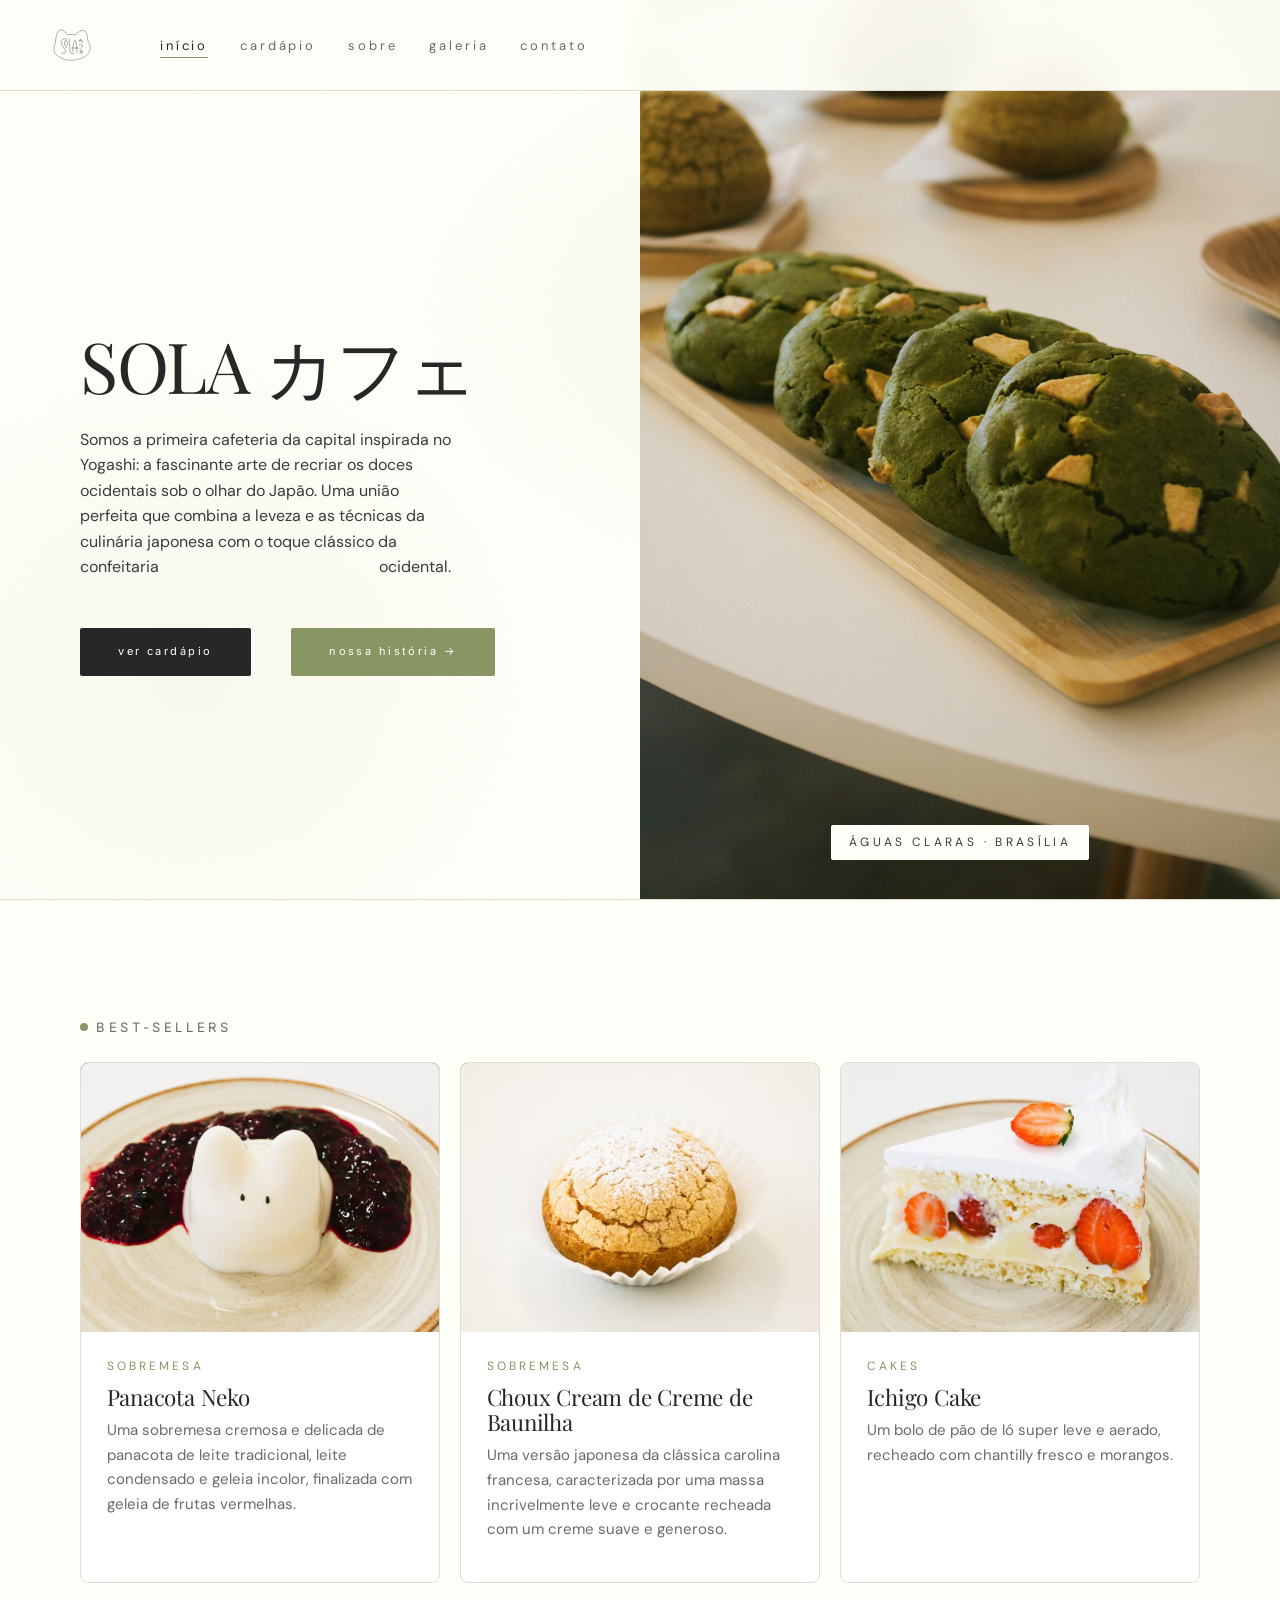
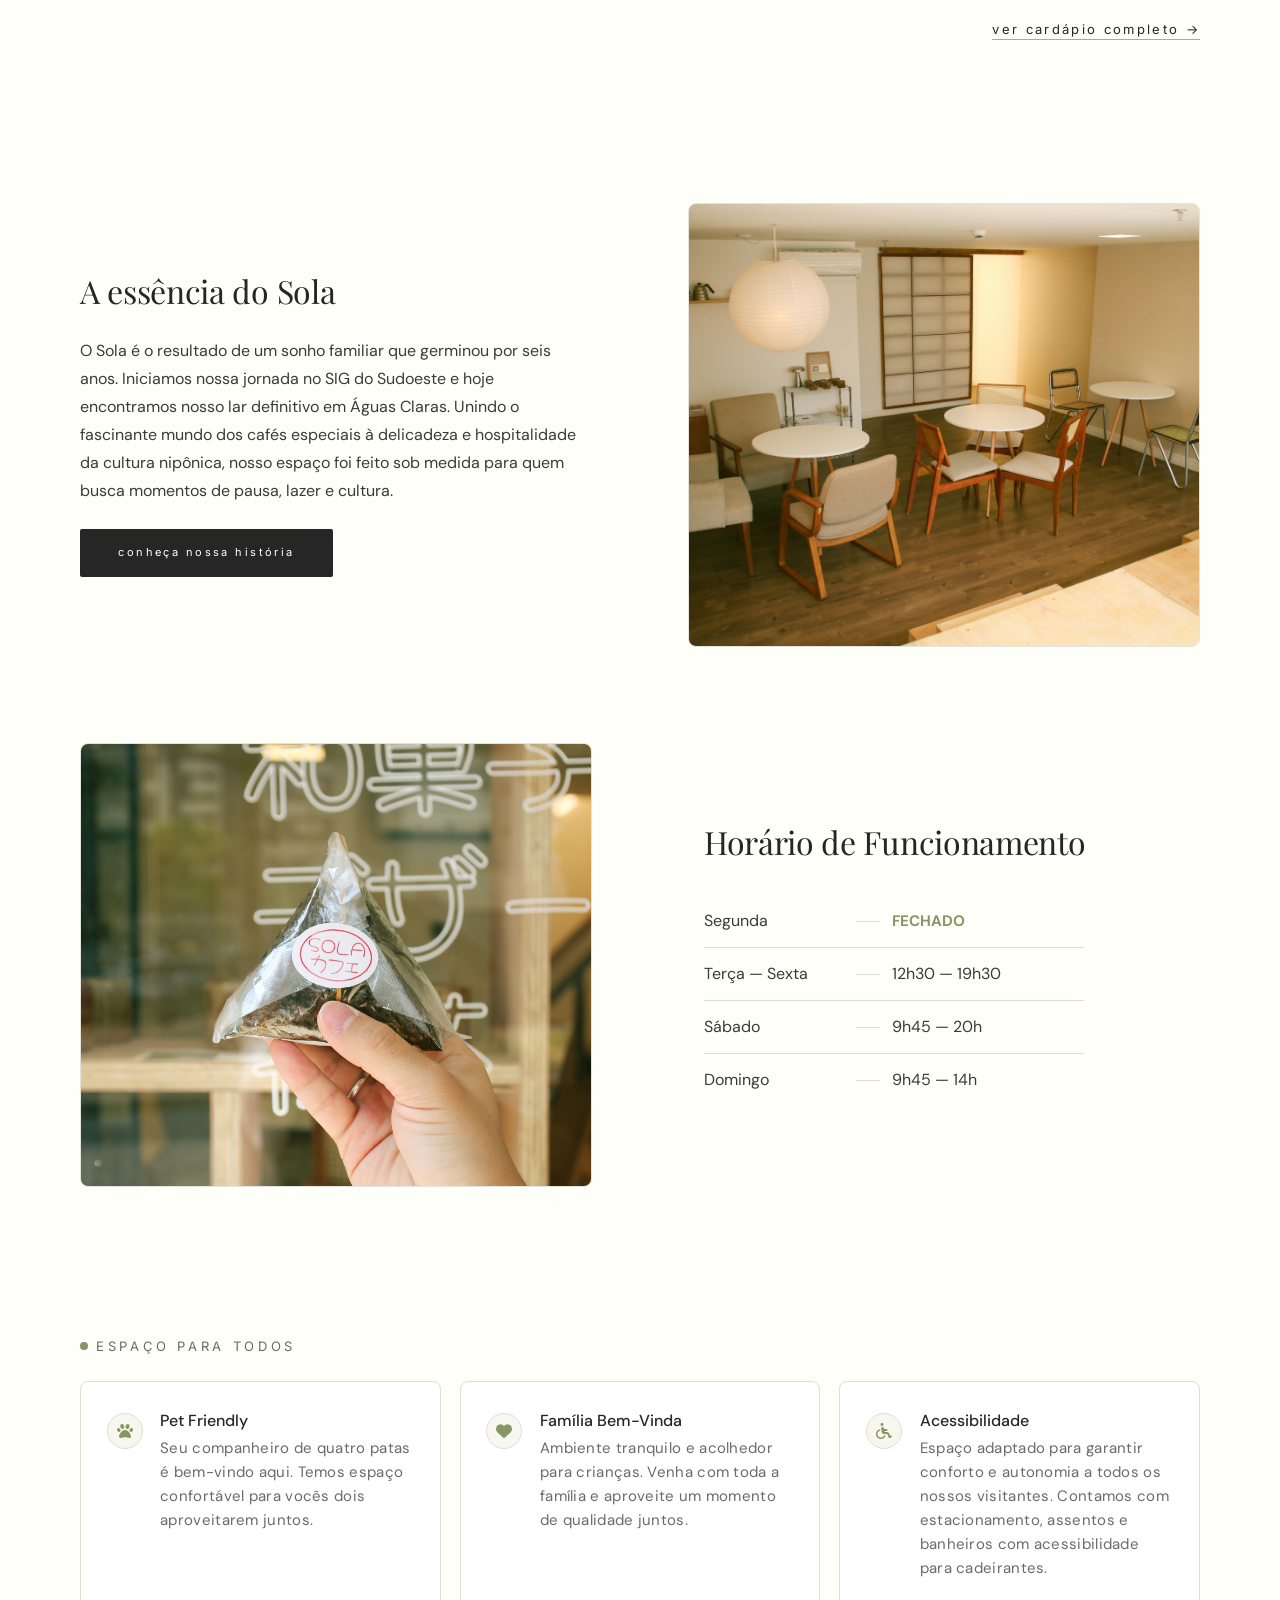
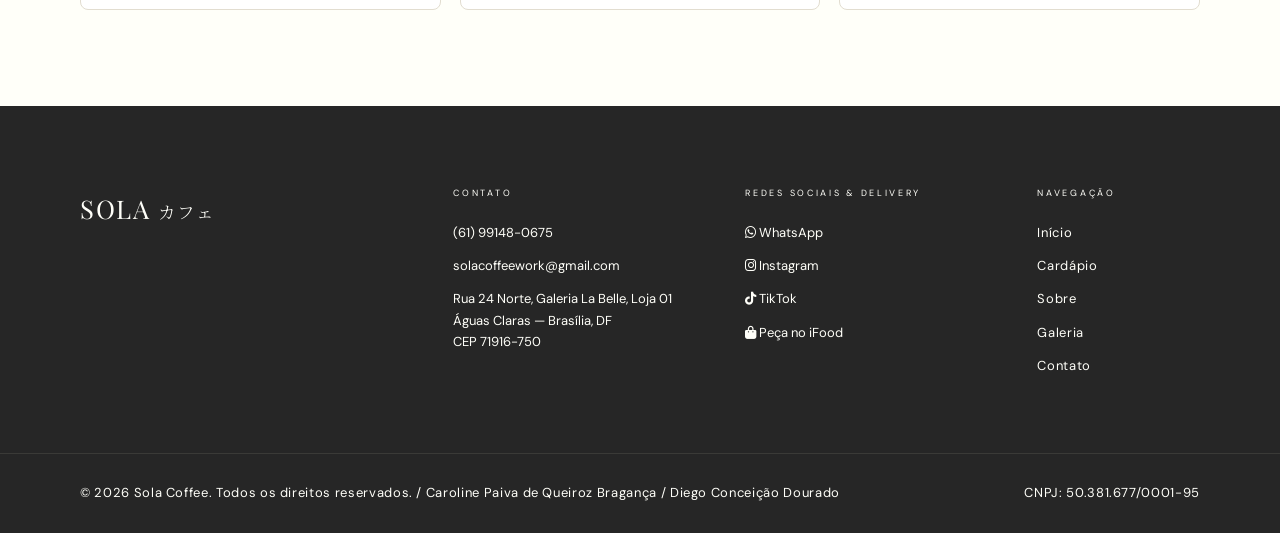
<file: index.html>
<!DOCTYPE html>
<html lang="pt-BR">
<head>
  <meta charset="UTF-8" />
  <meta name="viewport" content="width=device-width, initial-scale=1.0"/>
  <title>HOME — SOLA Coffee カフェ | Cafeteria em Águas Claras</title>

  <meta name="description" content="Conheça o Sola Coffee na Galeria La Belle em Águas Claras. Cafés especiais, lanches deliciosos e ambiente aconchegante. Venha nos visitar ou peça no iFood!">
  <link rel="canonical" href="https://solacoffee.com.br">

  <script type="application/ld+json">
  {
    "@context": "https://schema.org",
    "@type": "Cafe",
    "name": "Sola Coffee",
    "image": "https://solacoffee.com.brimages/logo.jpg",
    "telephone": "+55-61-99148-0675",
    "email": "solacoffeework@gmail.com",
    "url": "https://solacoffee.com.br",
    "address": {
      "@type": "PostalAddress",
      "streetAddress": "Rua 24 Norte, Galeria La Belle, Loja 01",
      "addressLocality": "Águas Claras",
      "addressRegion": "DF",
      "postalCode": "71916-750",
      "addressCountry": "BR"
    },
    "openingHoursSpecification": [
      {"@type": "OpeningHoursSpecification","dayOfWeek": ["Tuesday","Wednesday","Thursday","Friday"],"opens": "12:30","closes": "19:30"},
      {"@type": "OpeningHoursSpecification","dayOfWeek": "Saturday","opens": "09:30","closes": "20:00"},
      {"@type": "OpeningHoursSpecification","dayOfWeek": "Sunday","opens": "09:30","closes": "14:00"}
    ],
    "sameAs": ["https://instagram.com","https://ifood.com.br"]
  }
  </script>

  <link rel="stylesheet" href="https://cdnjs.cloudflare.com/ajax/libs/font-awesome/6.5.0/css/all.min.css">

  <link rel="preconnect" href="https://fonts.googleapis.com">
  <link href="https://fonts.googleapis.com/css2?family=Playfair+Display:ital,wght@0,300;0,400;0,500;1,300;1,400&family=DM+Sans:wght@300;400;500&family=Inter:wght@300;400;500&family=Noto+Serif+JP:wght@300;400&display=swap" rel="stylesheet">
  <link rel="stylesheet" href="style.css">
  <style>
    .fc-redes-list { display: flex; flex-direction: column; gap: 1rem; }
    .fc-rede-item {
      display: flex; align-items: flex-start; gap: 1.1rem;
      padding: 1.8rem 1.6rem;
      border: 1px solid var(--khaki-light);
      border-radius: var(--radius-md);
      background: var(--white);
      text-decoration: none;
    }
    .fc-rede-icon {
      width: 36px; height: 36px; border-radius: 50%;
      background: var(--paper-warm);
      display: flex; align-items: center; justify-content: center;
      flex-shrink: 0; font-size: 1rem; color: var(--moss);
      border: 1px solid var(--khaki-light);
      margin-top: 2px;
    }
    .fc-rede-info { flex: 1; }
    .fc-rede-name { display: block; font-size: 16px; color: var(--ink); font-weight: 500; margin-bottom: 4px; line-height: 1.3; }
    .fc-rede-handle { display: block; font-size: 15px; color: var(--ink-muted); letter-spacing: 0.02em; line-height: 1.6; }
  </style>
</head>
<body class="page-home">

  <!-- NAV -->
  <nav class="nav">
    <a href="index.html" class="nav-logo"><img src="img/logo.svg" alt="SOLA カフェ" class="nav-logo-img"></a>
    <ul class="nav-links">
      <li><a href="index.html" class="active">início</a></li>
      <li><a href="menu.html">cardápio</a></li>
      <li><a href="sobre.html">sobre</a></li>
      <li><a href="galeria.html">galeria</a></li>
      <li><a href="contato.html">contato</a></li>
    </ul>
  </nav>

  <!-- HERO -->
  <section class="hero">
    <div class="hero-texture"></div>
    <div class="hero-content">
      <p class="hero-eyebrow"></p>
      <h1 class="hero-title">
        SOLA カフェ
      </h1>
      <p class="hero-sub">Somos a primeira cafeteria da capital inspirada no Yogashi: a fascinante arte de recriar os doces ocidentais sob o olhar do Japão. Uma união perfeita que combina a leveza e as técnicas da culinária japonesa com o toque clássico da confeitaria ocidental.</p>
      <div class="hero-cta-row">
        <a href="menu.html" class="btn-primary btn-cardapio">ver cardápio</a>
        <a href="sobre.html" class="btn-primary btn-historia">nossa história →</a>
      </div>
    </div>
    <div class="hero-visual">
      <img src="img/image00008.jpeg" alt="Sachê de chá do Sola Coffee" class="hero-img">
      <div class="hero-tag">Águas Claras · Brasília</div>
    </div>
  </section>

  <!-- DESTAQUES -->
  <section class="destaques">
    <span style="display:inline-flex;align-items:center;gap:0.5rem;font-family:'Inter',sans-serif;font-size:13px;letter-spacing:0.28em;text-transform:uppercase;color:var(--ink-muted);margin:0 0 1.5rem;align-self:flex-start;"><span style="width:8px;height:8px;border-radius:50%;background:var(--moss);flex-shrink:0;display:inline-block;"></span>Best-Sellers</span>
    <div class="destaques-grid">

        <article class="destaque-card">
        <div class="card-img-placeholder card-img-cafe" style="height:auto;aspect-ratio:600/450;">
          <div class="card-img-inner card-img-inner--photo">
            <img src="/img/image00001.jpeg" alt="Mochi" class="card-photo">
          </div>
        </div>
        <div class="card-body">
          <span class="card-tag">Sobremesa</span>
          <h3>Panacota Neko</h3>
          <p>Uma sobremesa cremosa e delicada de panacota de leite tradicional, leite condensado e geleia incolor, finalizada com geleia de frutas vermelhas.</p>

        </div>
      </article>

      <article class="destaque-card">
        <div class="card-img-placeholder card-img-matcha" style="height:auto;aspect-ratio:600/450;">
          <div class="card-img-inner">
            <img src="/cardapio/chouxcream.jpg" alt="">
          </div>
        </div>

        <div class="card-body">
          <span class="card-tag">Sobremesa</span>
          <h3>Choux Cream de Creme de Baunilha</h3>
          <p>Uma versão japonesa da clássica carolina francesa, caracterizada por uma massa incrivelmente leve e crocante recheada com um creme suave e generoso.</p>

        </div>
      </article>

      <article class="destaque-card">
        <div class="card-img-placeholder card-img-bolo" style="height:auto;aspect-ratio:600/450;">
          <div class="card-img-inner card-img-inner--photo">
            <img src="/cardapio/ichigocake.jpg" alt="Ichigo Cake" class="card-photo">
          </div>
        </div>
        <div class="card-body">
          <span class="card-tag">Cakes</span>
          <h3>Ichigo Cake</h3>
          <p>Um bolo de pão de ló super leve e aerado, recheado com chantilly fresco e morangos.</p>

        </div>
      </article>



    </div>
    <div class="destaques-link">
      <a href="menu.html" style="font-family:'Inter',sans-serif;">ver cardápio completo →</a>
    </div>
  </section>

  <!-- WABI SABI SECTION -->
  <section class="wabi wabi--flip">
    <div class="wabi-right">
      <h2>A essência do Sola</h2>
      <p class="wabi-text">
        <p>O Sola é o resultado de um sonho familiar que germinou por seis anos. Iniciamos nossa jornada no SIG do Sudoeste e hoje encontramos nosso lar definitivo em Águas Claras.
        Unindo o fascinante mundo dos cafés especiais à delicadeza e hospitalidade da cultura nipônica, nosso espaço foi feito sob medida para quem busca momentos de pausa, lazer e cultura.</p>
      </p>
      <a href="sobre.html" class="btn-primary btn-cardapio">conheça nossa história</a>
    </div>
    <div class="wabi-left">
      <div class="wabi-photo-frame">
        <div class="wabi-photo-inner">
          <img src="img/image00009.jpeg" alt="Interior do Sola Coffee — mesas e cadeiras no salão principal" class="wabi-img">
        </div>
      </div>
    </div>
  </section>

  <!-- HORÁRIOS -->
  <section class="wabi">
    <div class="wabi-left">
      <div class="wabi-photo-frame">
        <div class="wabi-photo-inner">
          <img src="img/image00007.jpeg" alt="Onigiri com logo do Sola Coffee" class="wabi-img">
        </div>
      </div>
    </div>
    <div class="wabi-right">
      
      <h2>Horário de Funcionamento</h2>
      <div class="horarios-tabela">
        <div class="hora-row">
          <span class="hora-dia">Segunda</span>
          <span class="hora-sep"></span>
          <span class="hora-valor fechado">FECHADO</span>
        </div>
        <div class="hora-row">
          <span class="hora-dia">Terça — Sexta</span>
          <span class="hora-sep"></span>
          <span class="hora-valor">12h30 — 19h30</span>
        </div>
        <div class="hora-row">
          <span class="hora-dia">Sábado</span>
          <span class="hora-sep"></span>
          <span class="hora-valor">9h45 — 20h</span>
        </div>
        <div class="hora-row">
          <span class="hora-dia">Domingo</span>
          <span class="hora-sep"></span>
          <span class="hora-valor">9h45 — 14h</span>
        </div>
      </div>
    </div>
  </section>

  <!-- DIFERENCIAIS -->
  <section class="valores">
    <span style="display:inline-flex;align-items:center;gap:0.5rem;font-family:'Inter',sans-serif;font-size:13px;letter-spacing:0.28em;text-transform:uppercase;color:var(--ink-muted);margin:0 0 1.5rem;align-self:flex-start;"><span style="width:8px;height:8px;border-radius:50%;background:var(--moss);flex-shrink:0;display:inline-block;"></span>Espaço para todos</span>
    <h2 class="valores-titulo-mobile">Um lugar<br>feito pra você</h2>
    <div class="diferenciais-grid">

      <div class="fc-rede-item" style="cursor:default;align-items:flex-start;">
        <div class="fc-rede-icon" style="margin-top:2px;"><i class="fa-solid fa-paw"></i></div>
        <div class="fc-rede-info">
          <span class="fc-rede-name">Pet Friendly</span>
          <span class="fc-rede-handle">Seu companheiro de quatro patas é bem-vindo aqui. Temos espaço confortável para vocês dois aproveitarem juntos.</span>
        </div>
      </div>

      <div class="fc-rede-item" style="cursor:default;align-items:flex-start;">
        <div class="fc-rede-icon" style="margin-top:2px;"><i class="fa-solid fa-heart"></i></div>
        <div class="fc-rede-info">
          <span class="fc-rede-name">Família Bem-Vinda</span>
          <span class="fc-rede-handle">Ambiente tranquilo e acolhedor para crianças. Venha com toda a família e aproveite um momento de qualidade juntos.</span>
        </div>
      </div>

      <div class="fc-rede-item" style="cursor:default;align-items:flex-start;">
        <div class="fc-rede-icon" style="margin-top:2px;"><i class="fa-solid fa-wheelchair"></i></div>
        <div class="fc-rede-info">
          <span class="fc-rede-name">Acessibilidade</span>
          <span class="fc-rede-handle">Espaço adaptado para garantir conforto e autonomia a todos os nossos visitantes. Contamos com estacionamento, assentos e banheiros com acessibilidade para cadeirantes.</span>
        </div>
      </div>

    </div>
  </section>

  <!-- FOOTER -->
  <footer class="footer">
    <div class="footer-top">

      <div class="footer-brand">
        <div class="footer-logo">SOLA <span>カフェ</span></div>
      </div>

      <div class="footer-info">
        <h4 class="footer-col-title">Contato</h4>
        <ul class="footer-contact-list">
          <li>
            <a href="tel:+556199148-0675">(61) 99148-0675</a>
          </li>
          <li>
            <a href="mailto:solacoffeework@gmail.com">solacoffeework@gmail.com</a>
          </li>
          <li>
            <span>Rua 24 Norte, Galeria La Belle, Loja 01<br/>Águas Claras — Brasília, DF<br/>CEP 71916-750</span>
          </li>
        </ul>
      </div>


      <div class="footer-info">
        <h4 class="footer-col-title">Redes Sociais & Delivery</h4>
        <ul class="footer-contact-list">
          <li>
            <a href="https://wa.me/5561991480675" target="_blank">
               <i class="fa-brands fa-whatsapp"></i> WhatsApp</a>
          </li>
          <li>
            <a href="https://www.instagram.com/solacoffee.jp/" target="_blank">
              <i class="fa-brands fa-instagram"></i> Instagram</a>
          </li>
            <li>
            <a href="https://www.tiktok.com/@solacoffeeco" target="_blank">
              <i class="fa-brands fa-tiktok"></i> TikTok</a>
          </li>
          <li>
            <a href="https://www.ifood.com.br/delivery/brasilia-df/sola-coffee---cafe-japones-aguas-claras-norte/7c5102c2-471a-463c-b605-bb09772c8aca" target="_blank">
              <i class="fa-solid fa-bag-shopping"></i> Peça no iFood</a>
          </li>
        </ul>
      </div>

      <div class="footer-nav">
        <h4 class="footer-col-title">navegação</h4>
        <ul class="footer-nav-list">
          <li><a href="index.html">Início</a></li>
          <li><a href="menu.html">Cardápio</a></li>
          <li><a href="sobre.html">Sobre</a></li>
          <li><a href="galeria.html">Galeria</a></li>
          <li><a href="contato.html">Contato</a></li>
        </ul>
      </div>

    </div>

    <div class="footer-bottom">
      <p>© 2026 Sola Coffee. Todos os direitos reservados. / Caroline Paiva de Queiroz Bragança / Diego Conceição Dourado</p>
      <p>CNPJ: 50.381.677/0001-95</p>
    </div>
  </footer>

</body>
</html>
</file>
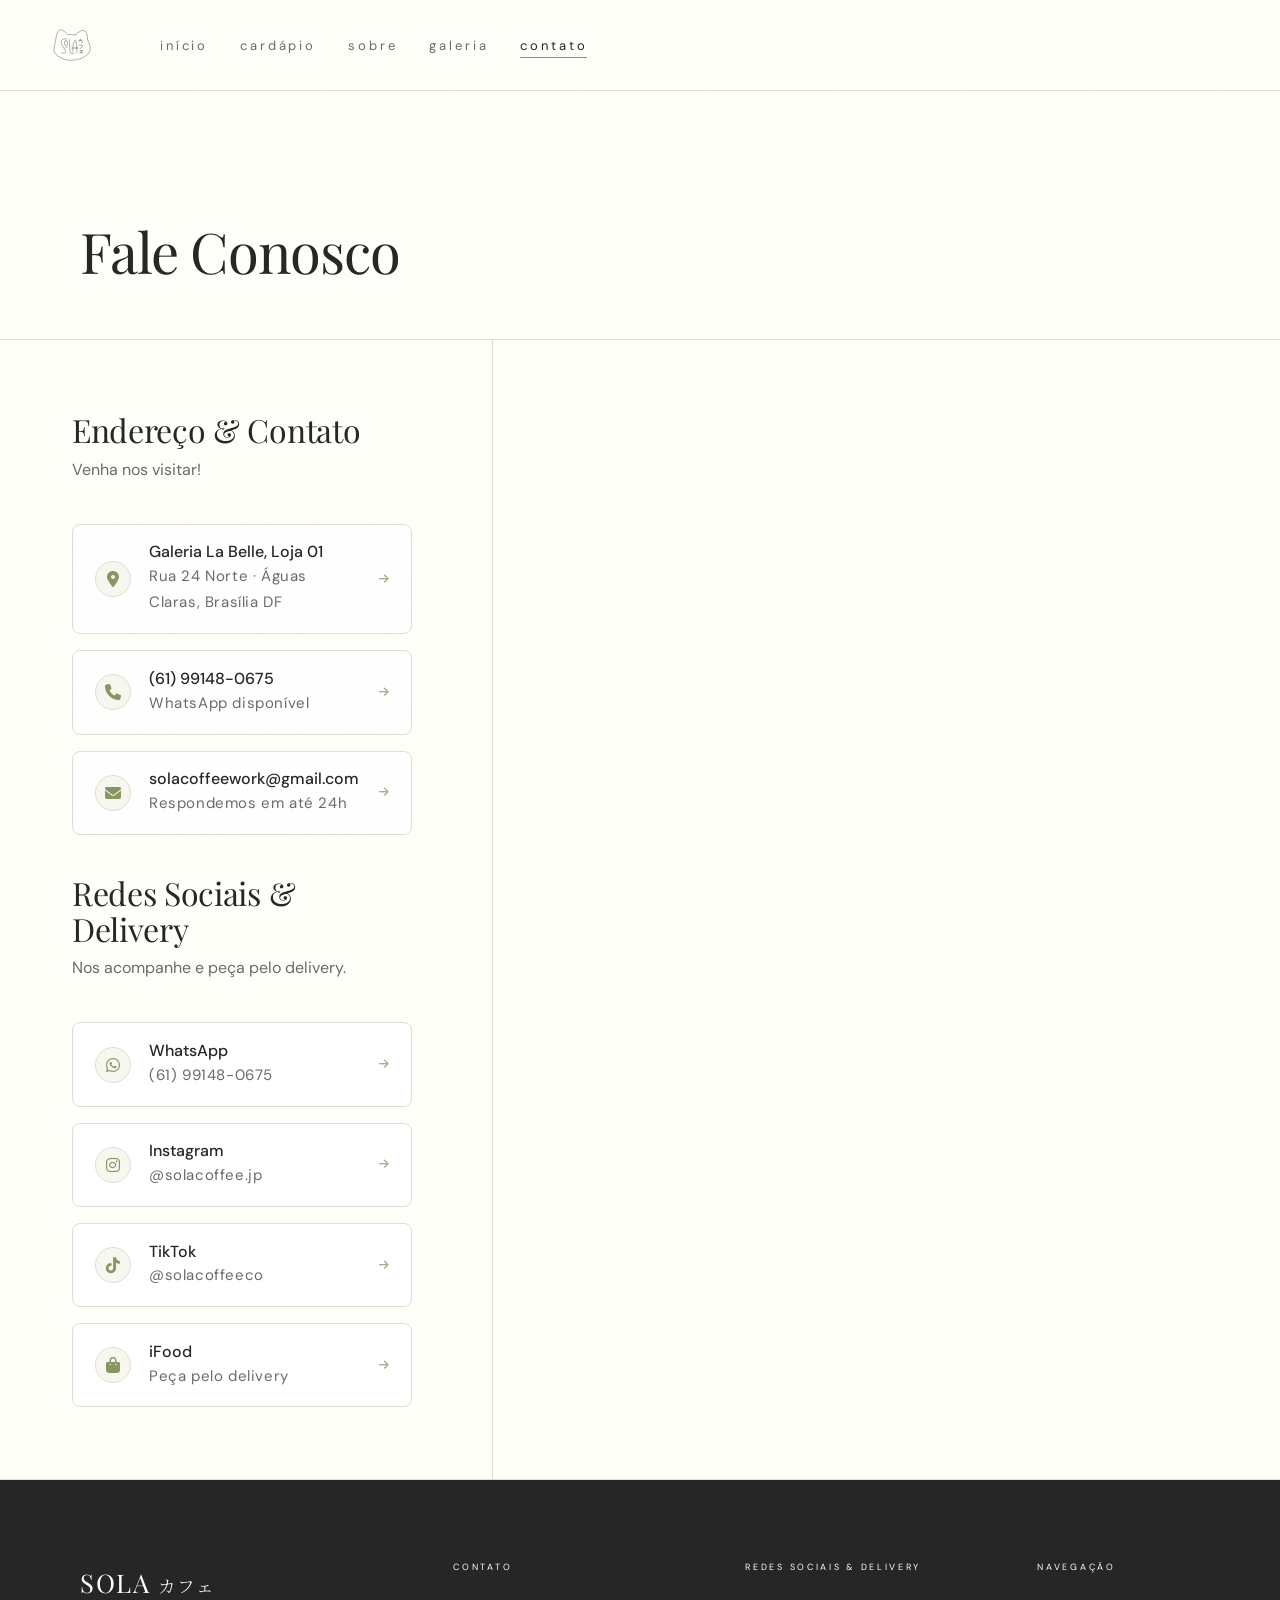
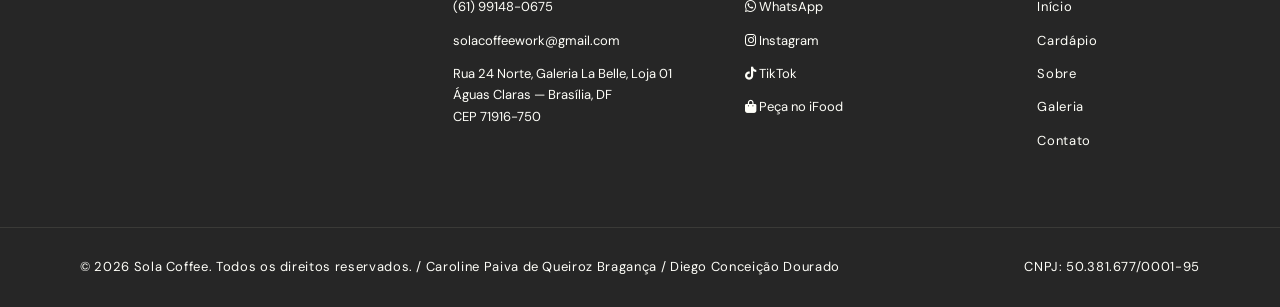
<file: contato.html>
<!DOCTYPE html>
<html lang="pt-BR">
<head>
  <meta charset="UTF-8" />
  <meta name="viewport" content="width=device-width, initial-scale=1.0"/>
  <title>CONTATO — SOLA Coffee カフェ</title>
  <meta name="description" content="Encontre o Sola Coffee em Águas Claras. Endereço, horários, telefone e redes sociais.">
  <link rel="canonical" href="https://solacoffee.com.br/contato.html">


   <script type="application/ld+json">
  {
    "@context": "https://schema.org",
    "@type": "Cafe",
    "name": "Sola Coffee",
    "telephone": "+55-61-99148-0675",
    "email": "solacoffeework@gmail.com",
    "url": "https://solacoffee.com.br",
    "address": {
      "@type": "PostalAddress",
      "streetAddress": "Rua 24 Norte, Galeria La Belle, Loja 01",
      "addressLocality": "Águas Claras",
      "addressRegion": "DF",
      "postalCode": "71916-750",
      "addressCountry": "BR"
    },
    "openingHoursSpecification": [
      {"@type": "OpeningHoursSpecification","dayOfWeek": ["Tuesday","Wednesday","Thursday","Friday"],"opens": "12:30","closes": "19:30"},
      {"@type": "OpeningHoursSpecification","dayOfWeek": "Saturday","opens": "09:30","closes": "20:00"},
      {"@type": "OpeningHoursSpecification","dayOfWeek": "Sunday","opens": "09:30","closes": "14:00"}
    ],
    "sameAs": ["https://instagram.com","https://ifood.com.br"]
  }
  </script>

  <link rel="stylesheet" href="https://cdnjs.cloudflare.com/ajax/libs/font-awesome/6.5.0/css/all.min.css">
  <link rel="preconnect" href="https://fonts.googleapis.com">
  <link href="https://fonts.googleapis.com/css2?family=Playfair+Display:ital,wght@0,300;0,400;0,500;1,300;1,400&family=DM+Sans:wght@300;400;500&family=Inter:wght@300;400;500&family=Noto+Serif+JP:wght@300;400&display=swap" rel="stylesheet">
  <link rel="stylesheet" href="style.css">

  <style>

    .info-block--no-icon {
  grid-template-columns: 1fr;
}
.page-hero {
  min-height: 340px;
  box-sizing: border-box;
  padding-top: 100px;
  padding-bottom: 2.5rem;
}

    /* ═══════════════════════════════════════════
       BODY — horários | contato+redes | mapa
    ═══════════════════════════════════════════ */
    .fc-content {
      display: grid;
      grid-template-columns: 1fr 1.6fr;
      border-bottom: 1px solid var(--khaki-light);
    }
    .fc-mapa-panel {
      position: relative;
      border-left: 1px solid var(--khaki-light);
      overflow: hidden;
    }
    .fc-mapa-panel iframe {
      width: 100%;
      height: 100%;
      min-height: 600px;
      border: 0;
      display: block;
      filter: saturate(0.85);
    }

    /* horários */
    .fc-horarios-panel {
      padding: 4.5rem 4.5rem 4.5rem 5rem;
      border-right: 1px solid var(--khaki-light);
      display: flex;
      flex-direction: column;
      justify-content: flex-start;
    }

    .fc-panel-label {
      font-size: 9px;
      letter-spacing: 0.32em;
      text-transform: uppercase;
      font-family: var(--font-body);
      color: var(--moss);
      margin-bottom: 0.6rem;
    }
    .fc-horarios-panel h2 {
      font-size: clamp(1.6rem, 2.5vw, 2.2rem);
      color: var(--ink);
      margin-bottom: 0.5rem;
    }
    .fc-horarios-panel > p {
      font-size: 13px;
      color: var(--ink-muted);
      margin-bottom: 2rem;
    }
    /* usa as classes existentes do site */
    .fc-horarios-panel .horarios-tabela { max-width: 420px; margin-top: 0; }

    /* redes */
    .fc-redes-panel {
      padding: 4.5rem 5rem 4.5rem 4.5rem;
      display: flex;
      flex-direction: column;
      justify-content: flex-start;
    }
    .fc-redes-panel h2 {
      font-size: clamp(1.6rem, 2.5vw, 2.2rem);
      color: var(--ink);
      margin-bottom: 0.5rem;
    }
    .fc-redes-panel > p {
      font-size: 16px;
      color: var(--ink-muted);
      margin-bottom: 2.5rem;
    }
    .fc-redes-list {
      display: flex;
      flex-direction: column;
      gap: 1rem;
    }
    .fc-rede-item {
      display: flex;
      align-items: center;
      gap: 1.1rem;
      padding: 1.1rem 1.4rem;
      border: 1px solid var(--khaki-light);
      border-radius: var(--radius-md);
      background: var(--white);
      text-decoration: none;
      transition: border-color 0.25s, box-shadow 0.25s, transform 0.2s;
    }
    .fc-rede-item:hover {
      border-color: var(--moss-light);
      box-shadow: var(--shadow-card);
      transform: translateX(4px);
    }
    .fc-rede-icon {
      width: 36px; height: 36px;
      border-radius: 50%;
      background: var(--paper-warm);
      display: flex; align-items: center; justify-content: center;
      flex-shrink: 0;
      font-size: 1rem;
      color: var(--moss);
      border: 1px solid var(--khaki-light);
    }
    .fc-rede-info { flex: 1; }
    .fc-rede-name {
      display: block;
      font-size: 16px;
      color: var(--ink);
      font-weight: 500;
      line-height: 1.3;
    }
    .fc-rede-handle {
      display: block;
      font-size: 15px;
      color: var(--ink-muted);
      letter-spacing: 0.04em;
    }
    .fc-rede-arrow {
      font-size: 11px;
      color: var(--khaki-dark);
      transition: color 0.2s, transform 0.2s;
    }
    .fc-rede-item:hover .fc-rede-arrow {
      color: var(--moss);
      transform: translateX(3px);
    }

    /* ═══════════════════════════════════════════
       RESPONSIVE
    ═══════════════════════════════════════════ */
    @media (max-width: 960px) {
      .fc-hero { grid-template-columns: 1fr; min-height: auto; }
      .fc-hero-visual { display: none; }
      .fc-hero-text { padding: 3.5rem 1.5rem 3rem; }
      .fc-hero-text p { max-width: 100%; }

      .fc-content { grid-template-columns: 1fr; }
      .fc-mapa-panel { border-left: none; border-top: 1px solid var(--khaki-light); }
      .fc-mapa-panel iframe { min-height: 300px; }
      .fc-strip-item { border-right: none; border-bottom: 1px solid var(--khaki-light); padding: 2rem 1.5rem; }
      .fc-strip-item:last-child { border-bottom: none; }

      .fc-content { grid-template-columns: 1fr; }
      .fc-horarios-panel {
        padding: 3rem 1.5rem;
        border-right: none;
        border-bottom: 1px solid var(--khaki-light);
      }
      .fc-redes-panel { padding: 3rem 1.5rem; }

      .fc-mapa iframe { height: 300px; }
      .fc-mapa-badge { max-width: 220px; padding: 0.8rem 1rem; }
    }

    @media (max-width: 480px) {
      .fc-hero-text { padding: 3rem 1.25rem 2.5rem; }
      .fc-horarios-panel { padding: 2.5rem 1.25rem; }
      .fc-redes-panel { padding: 2.5rem 1.25rem; }
      .fc-strip-item { padding: 1.75rem 1.25rem; }
    }
  </style>
</head>
<body class="page-contato">

  <!-- NAV -->
  <nav class="nav">
    <a href="index.html" class="nav-logo"><img src="img/logo.svg" alt="SOLA カフェ" class="nav-logo-img"></a>
    <ul class="nav-links">
      <li><a href="index.html">início</a></li>
      <li><a href="menu.html">cardápio</a></li>
      <li><a href="sobre.html">sobre</a></li>
      <li><a href="galeria.html">galeria</a></li>
      <li><a href="contato.html" class="active">contato</a></li>
    </ul>
  </nav>

  <!-- INTRO -->
  <section class="sobre-intro page-hero">
    <div class="sobre-intro-text">
      <span class="section-label"></span>
      <h1 style="font-size: 56px;">Fale Conosco</h1>
      <p class="lead">
        
      </p>
    </div>
  </section>

  <!-- CONTATO + REDES | MAPA -->
  <div class="fc-content">

    <div class="fc-redes-panel">

      <h2>Endereço & Contato</h2>
      <p>Venha nos visitar!</p>
      <div class="fc-redes-list" style="margin-bottom: 2.5rem;">
        <a href="https://maps.google.com/?q=Sola+Coffee+Aguas+Claras" target="_blank" class="fc-rede-item">
          <div class="fc-rede-icon"><i class="fa-solid fa-location-dot"></i></div>
          <div class="fc-rede-info">
            <span class="fc-rede-name">Galeria La Belle, Loja 01</span>
            <span class="fc-rede-handle">Rua 24 Norte · Águas Claras, Brasília DF</span>
          </div>
          <i class="fa-solid fa-arrow-right fc-rede-arrow"></i>
        </a>
        <a href="tel:+5561991480675" class="fc-rede-item">
          <div class="fc-rede-icon"><i class="fa-solid fa-phone"></i></div>
          <div class="fc-rede-info">
            <span class="fc-rede-name">(61) 99148-0675</span>
            <span class="fc-rede-handle">WhatsApp disponível</span>
          </div>
          <i class="fa-solid fa-arrow-right fc-rede-arrow"></i>
        </a>
        <a href="mailto:solacoffeework@gmail.com" class="fc-rede-item">
          <div class="fc-rede-icon"><i class="fa-solid fa-envelope"></i></div>
          <div class="fc-rede-info">
            <span class="fc-rede-name">solacoffeework@gmail.com</span>
            <span class="fc-rede-handle">Respondemos em até 24h</span>
          </div>
          <i class="fa-solid fa-arrow-right fc-rede-arrow"></i>
        </a>
      </div>

      <h2>Redes Sociais & Delivery</h2>
      <p>Nos acompanhe e peça pelo delivery.</p>
      <div class="fc-redes-list">
        <a href="https://wa.me/5561991480675" target="_blank" class="fc-rede-item">
          <div class="fc-rede-icon"><i class="fa-brands fa-whatsapp"></i></div>
          <div class="fc-rede-info">
            <span class="fc-rede-name">WhatsApp</span>
            <span class="fc-rede-handle">(61) 99148-0675</span>
          </div>
          <i class="fa-solid fa-arrow-right fc-rede-arrow"></i>
        </a>
        <a href="https://www.instagram.com/solacoffee.jp/" target="_blank" class="fc-rede-item">
          <div class="fc-rede-icon"><i class="fa-brands fa-instagram"></i></div>
          <div class="fc-rede-info">
            <span class="fc-rede-name">Instagram</span>
            <span class="fc-rede-handle">@solacoffee.jp</span>
          </div>
          <i class="fa-solid fa-arrow-right fc-rede-arrow"></i>
        </a>
        <a href="https://www.tiktok.com/@solacoffeeco" target="_blank" class="fc-rede-item">
          <div class="fc-rede-icon"><i class="fa-brands fa-tiktok"></i></div>
          <div class="fc-rede-info">
            <span class="fc-rede-name">TikTok</span>
            <span class="fc-rede-handle">@solacoffeeco</span>
          </div>
          <i class="fa-solid fa-arrow-right fc-rede-arrow"></i>
        </a>
        <a href="https://www.ifood.com.br/delivery/brasilia-df/sola-coffee---cafe-japones-aguas-claras-norte/7c5102c2-471a-463c-b605-bb09772c8aca" target="_blank" class="fc-rede-item">
          <div class="fc-rede-icon"><i class="fa-solid fa-bag-shopping"></i></div>
          <div class="fc-rede-info">
            <span class="fc-rede-name">iFood</span>
            <span class="fc-rede-handle">Peça pelo delivery</span>
          </div>
          <i class="fa-solid fa-arrow-right fc-rede-arrow"></i>
        </a>
      </div>

    </div>

    <div class="fc-mapa-panel">
      <iframe
        src="https://www.google.com/maps/embed?pb=!1m14!1m8!1m3!1d15353.13470171583!2d-48.02756208214473!3d-15.84168103660788!3m2!1i1024!2i768!4f13.1!3m3!1m2!1s0x935a3b9d3fa3dd75%3A0xfc180d4a1cdd393c!2sSola%20Coffee%20-%20Cafeteria%20japonesa!5e0!3m2!1spt-BR!2sbr!4v1779202179430!5m2!1spt-BR!2sbr"
        allowfullscreen="" loading="lazy" referrerpolicy="no-referrer-when-downgrade"
        title="Localização do Sola Coffee em Águas Claras, Brasília">
      </iframe>
    </div>

  </div>

  <!-- FOOTER -->
  <footer class="footer">
    <div class="footer-top">
      <div class="footer-brand">
        <div class="footer-logo">SOLA <span>カフェ</span></div>
      </div>
      <div class="footer-info">
        <h4 class="footer-col-title">Contato</h4>
        <ul class="footer-contact-list">
          <li><a href="tel:+556199148-0675">(61) 99148-0675</a></li>
          <li><a href="mailto:solacoffeework@gmail.com">solacoffeework@gmail.com</a></li>
          <li><span>Rua 24 Norte, Galeria La Belle, Loja 01<br/>Águas Claras — Brasília, DF<br/>CEP 71916-750</span></li>
        </ul>
      </div>
      <div class="footer-info">
        <h4 class="footer-col-title">Redes Sociais & Delivery</h4>
        <ul class="footer-contact-list">
          <li><a href="https://wa.me/5561991480675" target="_blank"><i class="fa-brands fa-whatsapp"></i> WhatsApp</a></li>
          <li><a href="https://www.instagram.com/solacoffee.jp/" target="_blank"><i class="fa-brands fa-instagram"></i> Instagram</a></li>
          <li><a href="https://www.tiktok.com/@solacoffeeco" target="_blank"><i class="fa-brands fa-tiktok"></i> TikTok</a></li>
          <li><a href="https://www.ifood.com.br/delivery/brasilia-df/sola-coffee---cafe-japones-aguas-claras-norte/7c5102c2-471a-463c-b605-bb09772c8aca" target="_blank"><i class="fa-solid fa-bag-shopping"></i> Peça no iFood</a></li>
        </ul>
      </div>
      <div class="footer-nav">
        <h4 class="footer-col-title">navegação</h4>
        <ul class="footer-nav-list">
          <li><a href="index.html">Início</a></li>
          <li><a href="menu.html">Cardápio</a></li>
          <li><a href="sobre.html">Sobre</a></li>
          <li><a href="galeria.html">Galeria</a></li>
          <li><a href="contato.html">Contato</a></li>
        </ul>
      </div>
    </div>
    <div class="footer-bottom">
      <p>© 2026 Sola Coffee. Todos os direitos reservados. / Caroline Paiva de Queiroz Bragança / Diego Conceição Dourado</p>
      <p>CNPJ: 50.381.677/0001-95</p>
    </div>
  </footer>

</body>
</html>
</file>
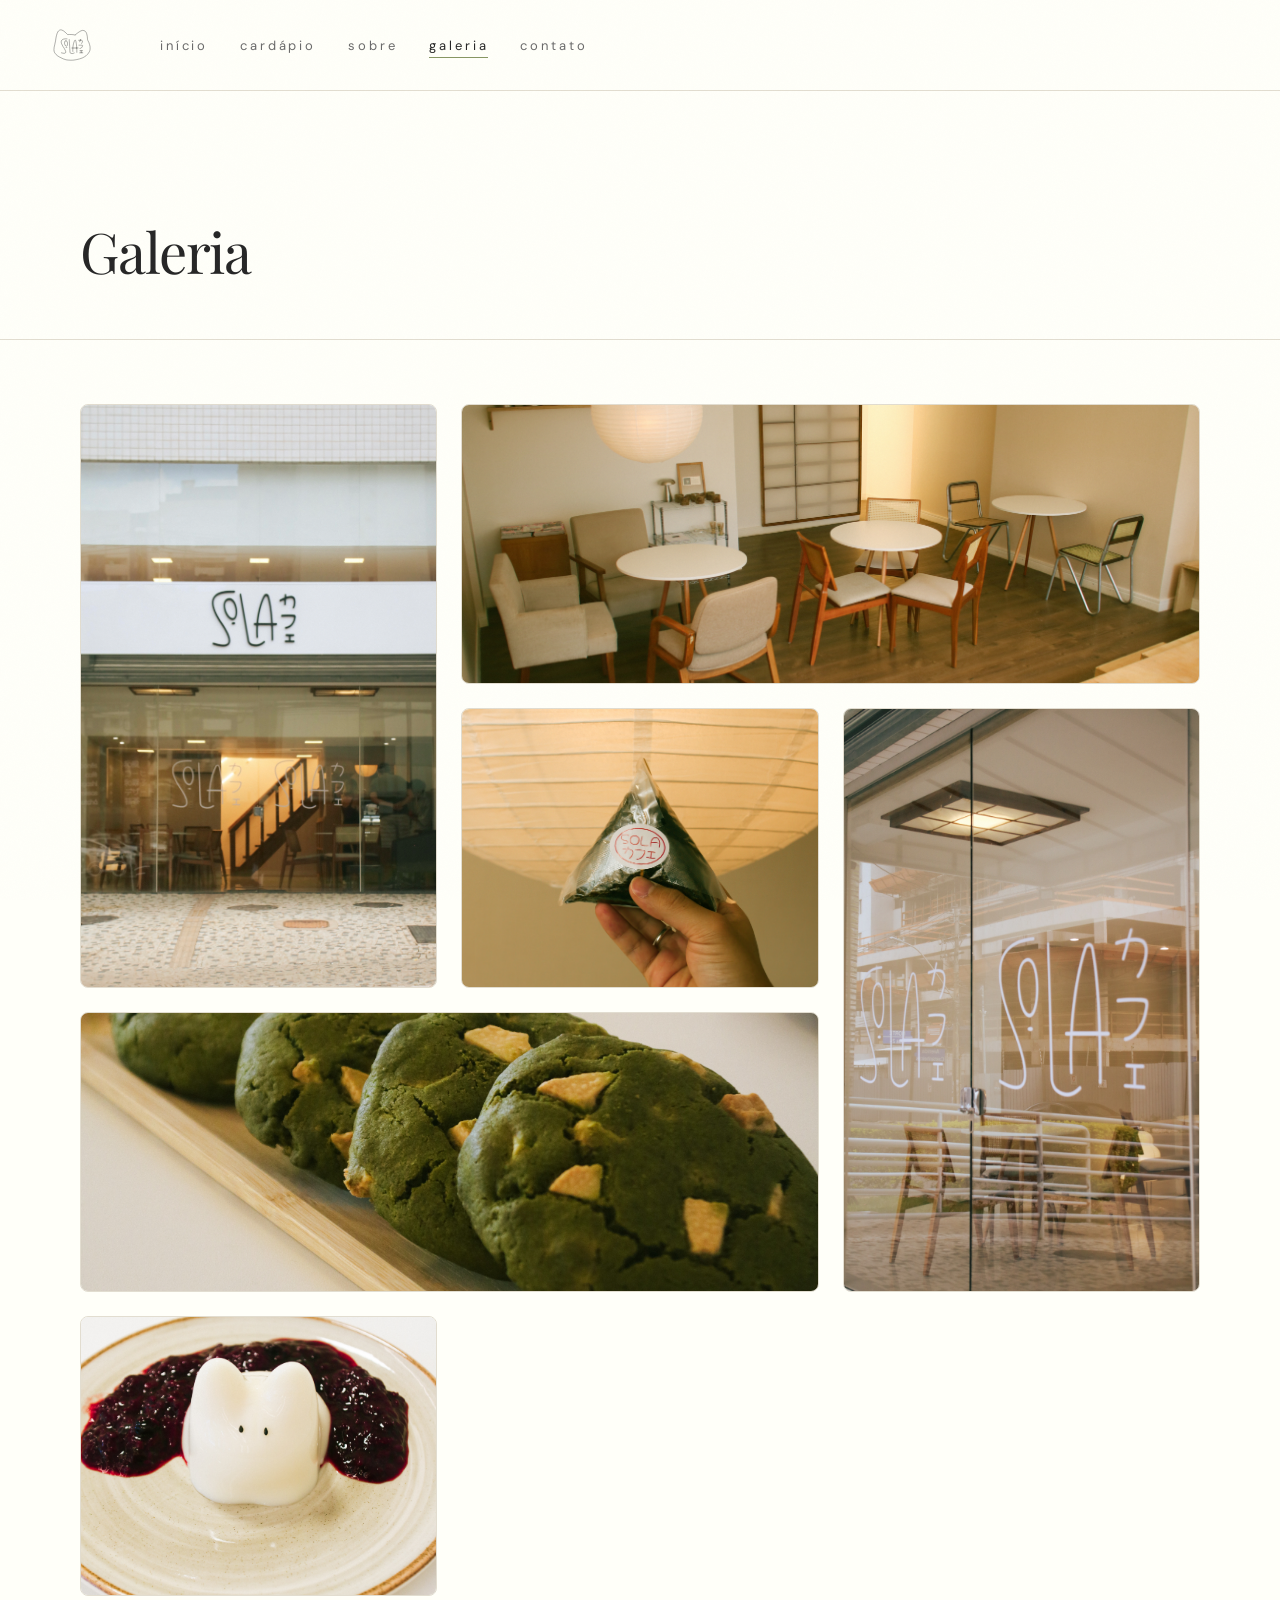
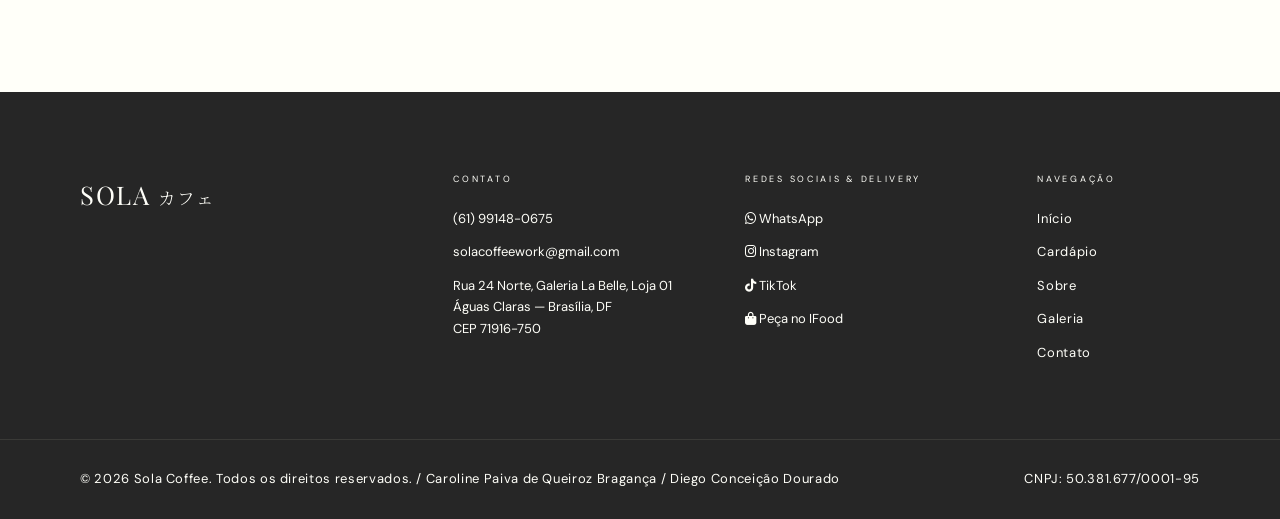
<file: galeria.html>
<!DOCTYPE html>
<html lang="pt-BR">
<head>
  <meta charset="UTF-8" />
  <meta name="viewport" content="width=device-width, initial-scale=1.0"/>
  <title>GALERIA — SOLA Coffee カフェ</title>
  <meta name="description" content="Galeria de fotos do Sola Coffee. Atmosfera, cafés especiais, confeitaria Yogashi e momentos únicos na Galeria La Belle, Águas Claras.">
  <link rel="canonical" href="https://solacoffee.com.br/galeria.html">

  <script type="application/ld+json">
  {
    "@context": "https://schema.org",
    "@type": "Cafe",
    "name": "Sola Coffee",
    "telephone": "+55-61-99148-0675",
    "email": "solacoffeework@gmail.com",
    "url": "https://solacoffee.com.br",
    "address": {
      "@type": "PostalAddress",
      "streetAddress": "Rua 24 Norte, Galeria La Belle, Loja 01",
      "addressLocality": "Águas Claras",
      "addressRegion": "DF",
      "postalCode": "71916-750",
      "addressCountry": "BR"
    }
  }
  </script>

  <link rel="stylesheet" href="https://cdnjs.cloudflare.com/ajax/libs/font-awesome/6.5.0/css/all.min.css">
  <link rel="preconnect" href="https://fonts.googleapis.com">
  <link href="https://fonts.googleapis.com/css2?family=Playfair+Display:ital,wght@0,300;0,400;0,500;1,300;1,400&family=DM+Sans:wght@300;400;500&family=Inter:wght@300;400;500&family=Noto+Serif+JP:wght@300;400&display=swap" rel="stylesheet">
  <link rel="stylesheet" href="style.css">

  <style>
    /* ============================================================
       GALERIA — page-specific styles
       ============================================================ */

    /* HERO */
  .page-hero {
      min-height: 340px;
      box-sizing: border-box;
      padding-top: 100px;
      padding-bottom: 2.5rem;
    }

    /* RESPONSIVO */
    @media (max-width: 900px) {
      .galeria-filters { padding: 1rem 1.5rem; }
      .galeria-section { padding: 3rem 1.5rem 5rem; }
    }
    @media (max-width: 768px) {
      .sobre-intro { padding: 100px 1.5rem 2.5rem; }
    }
    @media (max-width: 560px) {
      .lightbox-nav { display: none; }
      .lightbox { padding: 1rem; }
    }
    @media (max-width: 480px) {
      .sobre-intro { padding: 90px 1.25rem 2rem; }
    }
  </style>
</head>
<body class="page-galeria">

  <!-- NAV -->
  <nav class="nav">
    <a href="index.html" class="nav-logo"><img src="img/logo.svg" alt="SOLA カフェ" class="nav-logo-img"></a>
    <ul class="nav-links">
      <li><a href="index.html">início</a></li>
      <li><a href="menu.html">cardápio</a></li>
      <li><a href="sobre.html">sobre</a></li>
      <li><a href="galeria.html" class="active">galeria</a></li>
      <li><a href="contato.html">contato</a></li>
    </ul>
  </nav>

 <!-- INTRO -->
  <section class="sobre-intro page-hero">
    <div class="sobre-intro-text">
      <span class="section-label"></span>
      <h1 style="font-size:56px;">Galeria</h1>
      <p class="lead">
      </p>
    </div>
    </section>

  <main>

  
    <!-- SEÇÃO DA GALERIA EM GRID EDITORIAL -->
    <section class="galeria-section">
      <div class="galeria-grid-editorial">
        
        <!-- Bloco 1: Foto Vertical / Destaque -->
        <div class="gal-item tall" data-category="Ambiente" data-title="SOLA COFFEE FACHADA" data-desc="Nosso café especial extraído perfeitamente.">
          <div class="gal-placeholder">
            <img src="img/image00004.jpeg" alt="Café Latte" class="gal-img">
          </div>
        </div>

        <!-- Bloco 2: Foto Horizontal Ampla -->
        <div class="gal-item wide" data-category="ambiente" data-title="Nosso Espaço" data-desc="Um ambiente projetado para o seu conforto e foco.">
          <div class="gal-placeholder">
            <img src="img/image00009.jpeg" alt="Ambiente Sola Coffee" class="gal-img">
          </div>
        </div>

        <!-- Bloco 3: Foto Padrão (Mesa) -->
        <div class="gal-item" data-category="Salgados" data-title="Onigiri de Atum e Maionese" data-desc="Confeitaria fina acompanhada de café coado.">
          <div class="gal-placeholder">
            <img src="img/image00006.jpeg" alt="Doces e café na mesa" class="gal-img">
          </div>
        </div>

 
        <!-- Bloco 6: Foto Horizontal Ampla (Balcão) -->
        <div class="gal-item wide" data-category="Sobremesas" data-title="Cookie de Matcha" data-desc="Opções salgadas e doces preparadas diariamente.">
          <div class="gal-placeholder">
            <img src="img/image00008.jpeg" alt="Balcão de doces" class="gal-img">
          </div>
        </div>

    
          <!-- Bloco 5: Outra Foto Vertical (Barista) -->
        <div class="gal-item tall" data-category="Ambiente" data-title="SOLA COFFEE" data-desc="Extração lenta realçando notas florais.">
          <div class="gal-placeholder">
            <img src="img/image00005.jpeg" alt="Preparo de café coado" class="gal-img">
          </div>
        </div>
        
 


                   <!-- Bloco 4: Foto Padrão (Fachada) -->
        <div class="gal-item" data-category="Sobremesas" data-title="Panacota Neko" data-desc="Nossa entrada acolhedora em Águas Claras.">
          <div class="gal-placeholder">
            <img src="img/image00001.jpeg" alt="Fachada Sola Coffee" class="gal-img">
          </div>
        </div>


      </div>

      <!-- PAGINAÇÃO MINIMALISTA -->
  

    <!-- LIGHTBOX ESTRUTURA (Para o JavaScript existente funcionar) -->
    <div id="lightbox" class="lightbox">
      <button id="lightboxClose" class="lightbox-close">&times;</button>
      <button id="lightboxPrev" class="lightbox-nav prev"><i class="fa-solid fa-chevron-left"></i></button>
      <div class="lightbox-content">
        <div id="lightboxVisual"></div>
        <div class="lightbox-meta">
          <span id="lightboxCat" class="card-tag"></span>
          <h3 id="lightboxTitle"></h3>
          <span id="lightboxCounter" class="lightbox-counter"></span>
        </div>
      </div>
      <button id="lightboxNext" class="lightbox-nav next"><i class="fa-solid fa-chevron-right"></i></button>
    </div>
  </main>


  </main>


  <!-- FOOTER -->
  <footer class="footer">
    <div class="footer-top">

      <div class="footer-brand">
        <div class="footer-logo">SOLA <span>カフェ</span></div>
      </div>

      <div class="footer-info">
        <h4 class="footer-col-title">Contato</h4>
        <ul class="footer-contact-list">
          <li><a href="tel:+556199148-0675">(61) 99148-0675</a></li>
          <li><a href="mailto:solacoffeework@gmail.com">solacoffeework@gmail.com</a></li>
          <li><span>Rua 24 Norte, Galeria La Belle, Loja 01<br/>Águas Claras — Brasília, DF<br/>CEP 71916-750</span></li>
        </ul>
      </div>

      <div class="footer-info">
        <h4 class="footer-col-title">Redes Sociais & Delivery</h4>
        <ul class="footer-contact-list">
          <li><a href="https://wa.me/5561991480675" target="_blank"><i class="fa-brands fa-whatsapp"></i> WhatsApp</a></li>
          <li><a href="https://www.instagram.com/solacoffee.jp/" target="_blank"><i class="fa-brands fa-instagram"></i> Instagram</a></li>
          <li><a href="https://www.tiktok.com/@solacoffeeco" target="_blank"><i class="fa-brands fa-tiktok"></i> TikTok</a></li>
          <li><a href="https://www.ifood.com.br/delivery/brasilia-df/sola-coffee---cafe-japones-aguas-claras-norte/7c5102c2-471a-463c-b605-bb09772c8aca" target="_blank"><i class="fa-solid fa-bag-shopping"></i> Peça no IFood</a></li>
        </ul>
      </div>

      <div class="footer-nav">
        <h4 class="footer-col-title">navegação</h4>
        <ul class="footer-nav-list">
          <li><a href="index.html">Início</a></li>
          <li><a href="menu.html">Cardápio</a></li>
          <li><a href="sobre.html">Sobre</a></li>
          <li><a href="galeria.html">Galeria</a></li>
          <li><a href="contato.html">Contato</a></li>
        </ul>
      </div>

    </div>

    <div class="footer-bottom">
      <p>© 2026 Sola Coffee. Todos os direitos reservados. / Caroline Paiva de Queiroz Bragança / Diego Conceição Dourado</p>
      <p>CNPJ: 50.381.677/0001-95</p>
    </div>
  </footer>

  <script>
    // ── DADOS dos itens (sincronizados com o HTML) ──
    const items = Array.from(document.querySelectorAll('.gal-item'));

    // ── FILTROS ──
    const filterBtns = document.querySelectorAll('.gal-filter-btn');
    filterBtns.forEach(btn => {
      btn.addEventListener('click', () => {
        filterBtns.forEach(b => b.classList.remove('active'));
        btn.classList.add('active');
        const filter = btn.dataset.filter;
        items.forEach(item => {
          const match = filter === 'todos' || item.dataset.category === filter;
          item.classList.toggle('hidden', !match);
        });
      });
    });

    // ── LIGHTBOX ──
    const lightbox      = document.getElementById('lightbox');
    const lightboxVisual = document.getElementById('lightboxVisual');
    const lightboxTitle  = document.getElementById('lightboxTitle');
    const lightboxCat    = document.getElementById('lightboxCat');
    const lightboxCounter= document.getElementById('lightboxCounter');
    const lightboxClose  = document.getElementById('lightboxClose');
    const lightboxPrev   = document.getElementById('lightboxPrev');
    const lightboxNext   = document.getElementById('lightboxNext');

    let currentIndex = 0;

    function getVisibleItems() {
      return items.filter(i => !i.classList.contains('hidden'));
    }

    function openLightbox(index) {
      const visible = getVisibleItems();
      if (!visible[index]) return;
      currentIndex = index;
      const item = visible[index];

      // Clone o placeholder para o lightbox
      const placeholderClone = item.querySelector('.gal-placeholder').cloneNode(true);
      lightboxVisual.innerHTML = '';
      lightboxVisual.appendChild(placeholderClone);

      lightboxTitle.textContent   = item.dataset.title;
      lightboxCat.textContent     = item.dataset.category.charAt(0).toUpperCase() + item.dataset.category.slice(1);
      lightboxCounter.textContent = `${index + 1} / ${visible.length}`;
      lightbox.classList.add('open');
      document.body.style.overflow = 'hidden';
    }

    function closeLightbox() {
      lightbox.classList.remove('open');
      document.body.style.overflow = '';
    }

    function navigate(dir) {
      const visible = getVisibleItems();
      currentIndex = (currentIndex + dir + visible.length) % visible.length;
      openLightbox(currentIndex);
    }

    // Abrir ao clicar
    items.forEach((item, i) => {
      item.addEventListener('click', () => {
        const visible = getVisibleItems();
        const visibleIndex = visible.indexOf(item);
        if (visibleIndex >= 0) openLightbox(visibleIndex);
      });
    });

    lightboxClose.addEventListener('click', closeLightbox);
    lightboxPrev.addEventListener('click', () => navigate(-1));
    lightboxNext.addEventListener('click', () => navigate(1));

    // Fechar clicando fora
    lightbox.addEventListener('click', e => {
      if (e.target === lightbox) closeLightbox();
    });

    // Teclado
    document.addEventListener('keydown', e => {
      if (!lightbox.classList.contains('open')) return;
      if (e.key === 'Escape')      closeLightbox();
      if (e.key === 'ArrowLeft')   navigate(-1);
      if (e.key === 'ArrowRight')  navigate(1);
    });

    // Swipe no mobile
    let touchStartX = 0;
    lightbox.addEventListener('touchstart', e => { touchStartX = e.touches[0].clientX; });
    lightbox.addEventListener('touchend', e => {
      const diff = touchStartX - e.changedTouches[0].clientX;
      if (Math.abs(diff) > 50) navigate(diff > 0 ? 1 : -1);
    });
  </script>

</body>
</html>
</file>
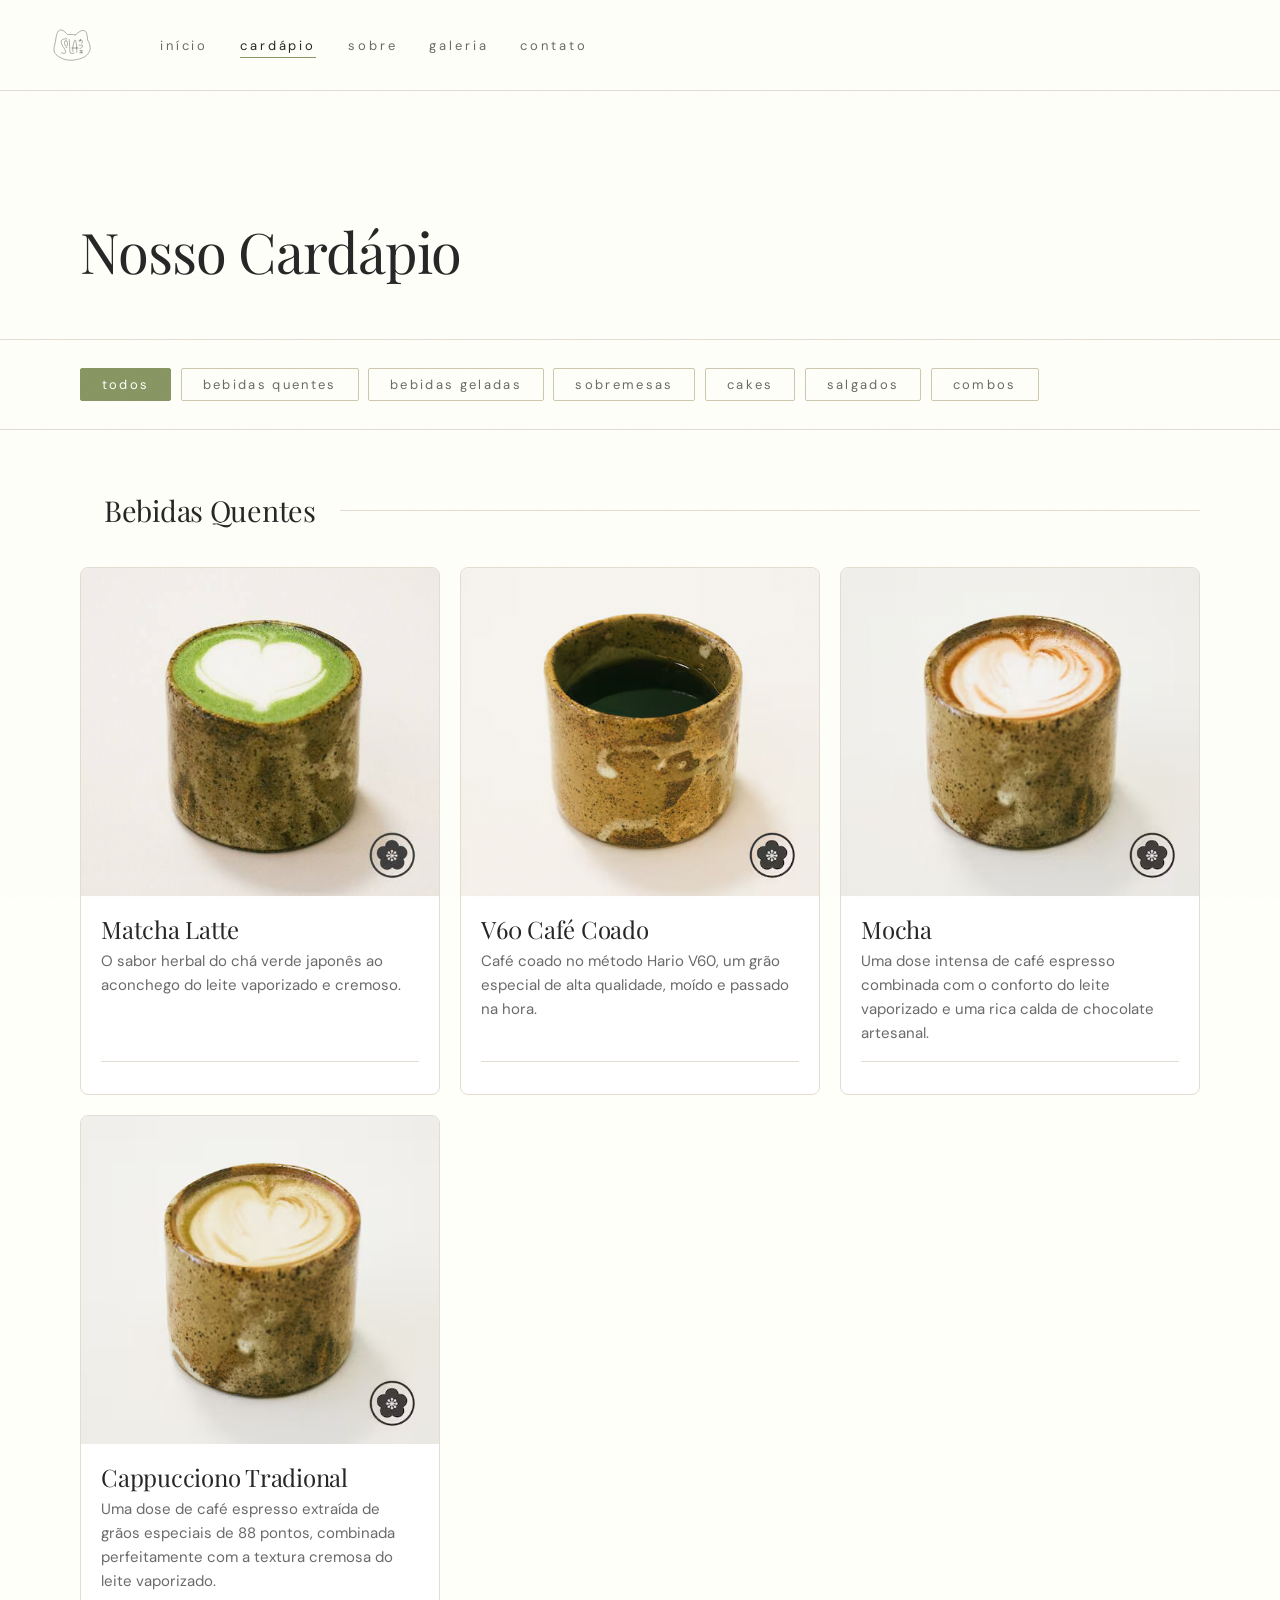
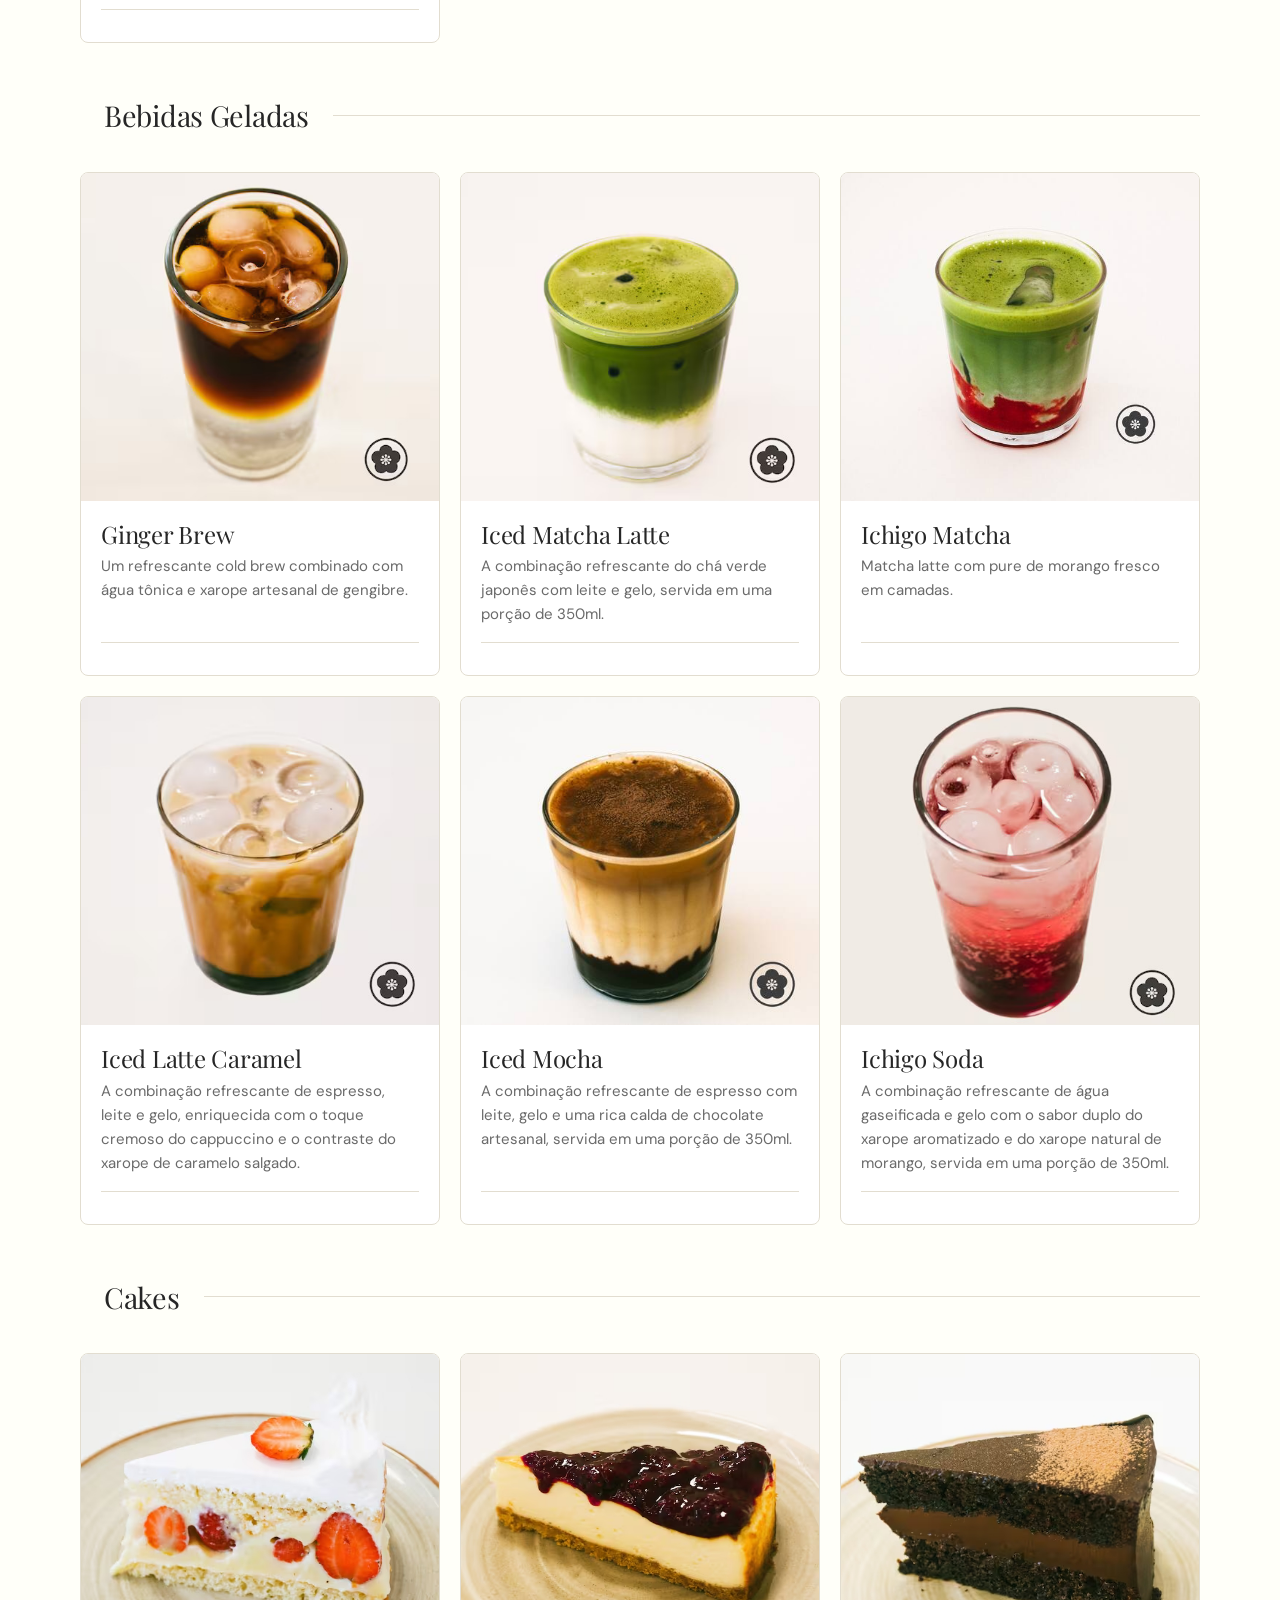
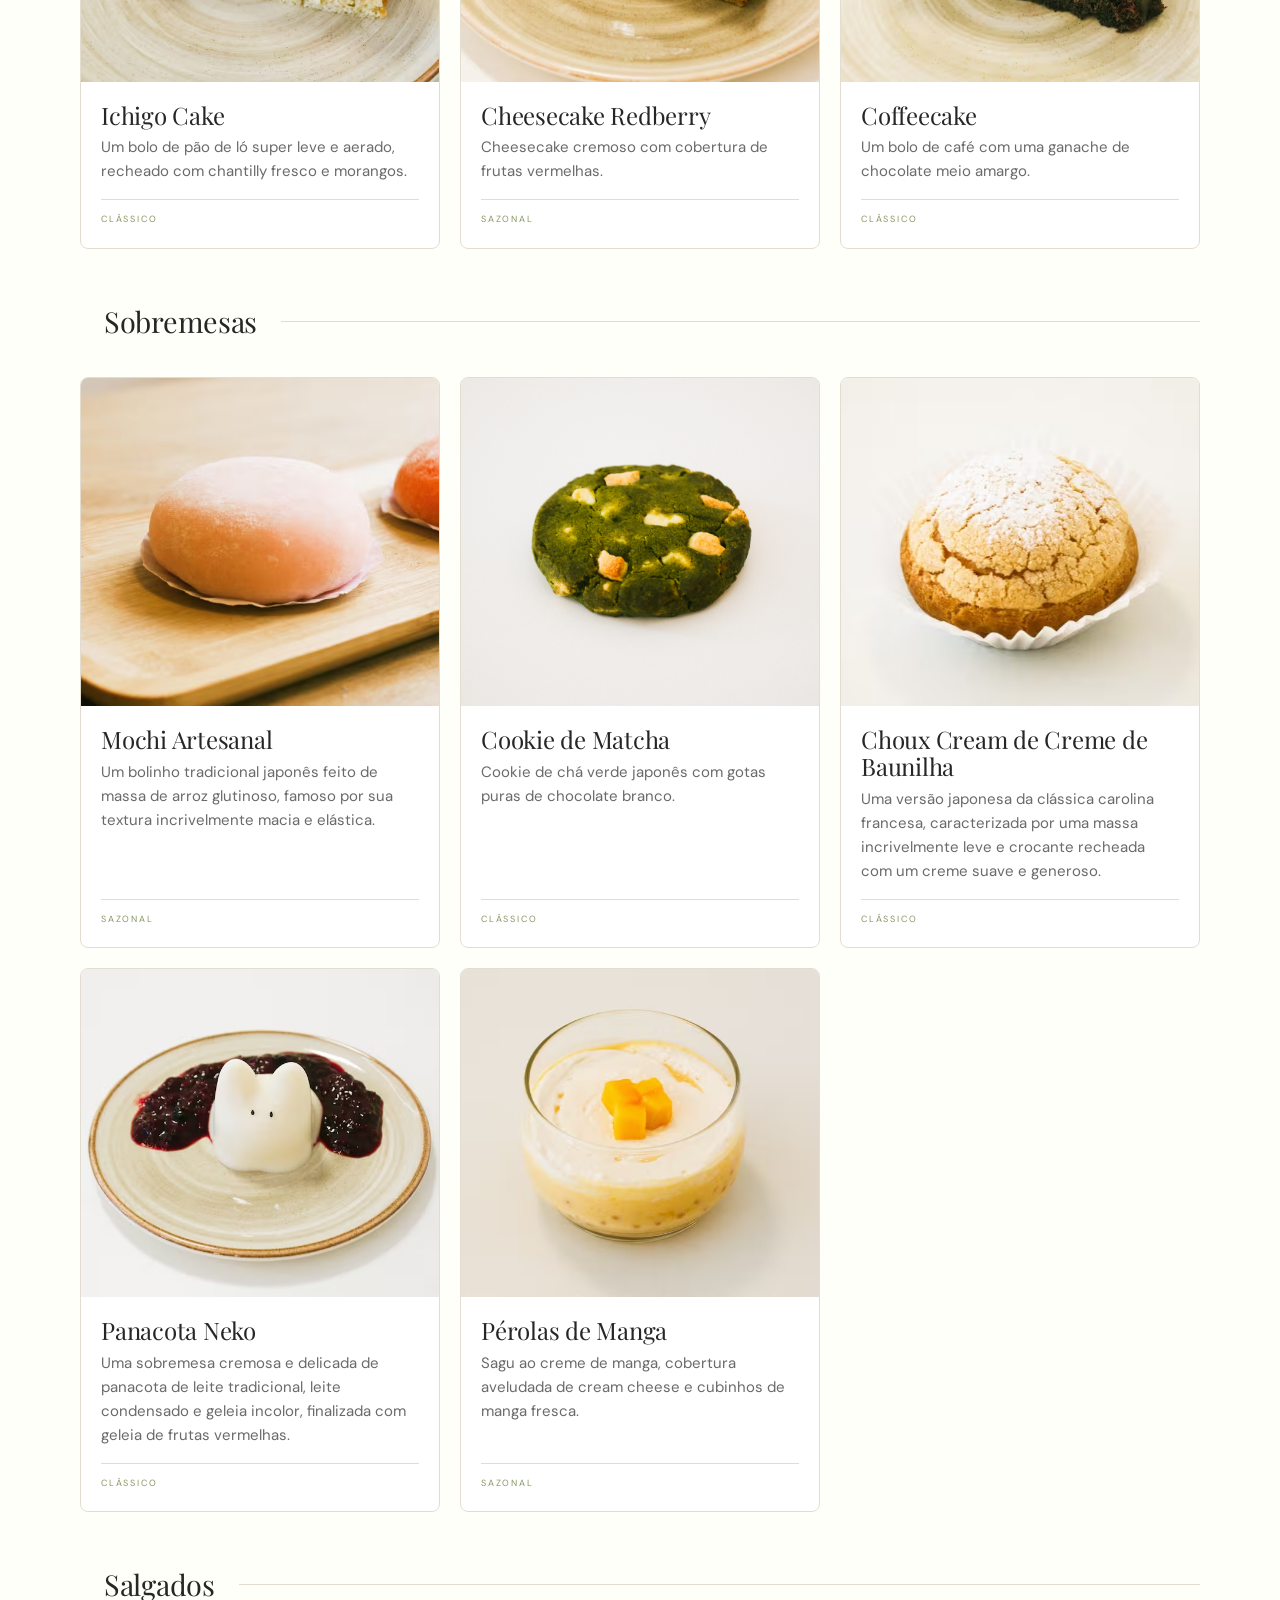
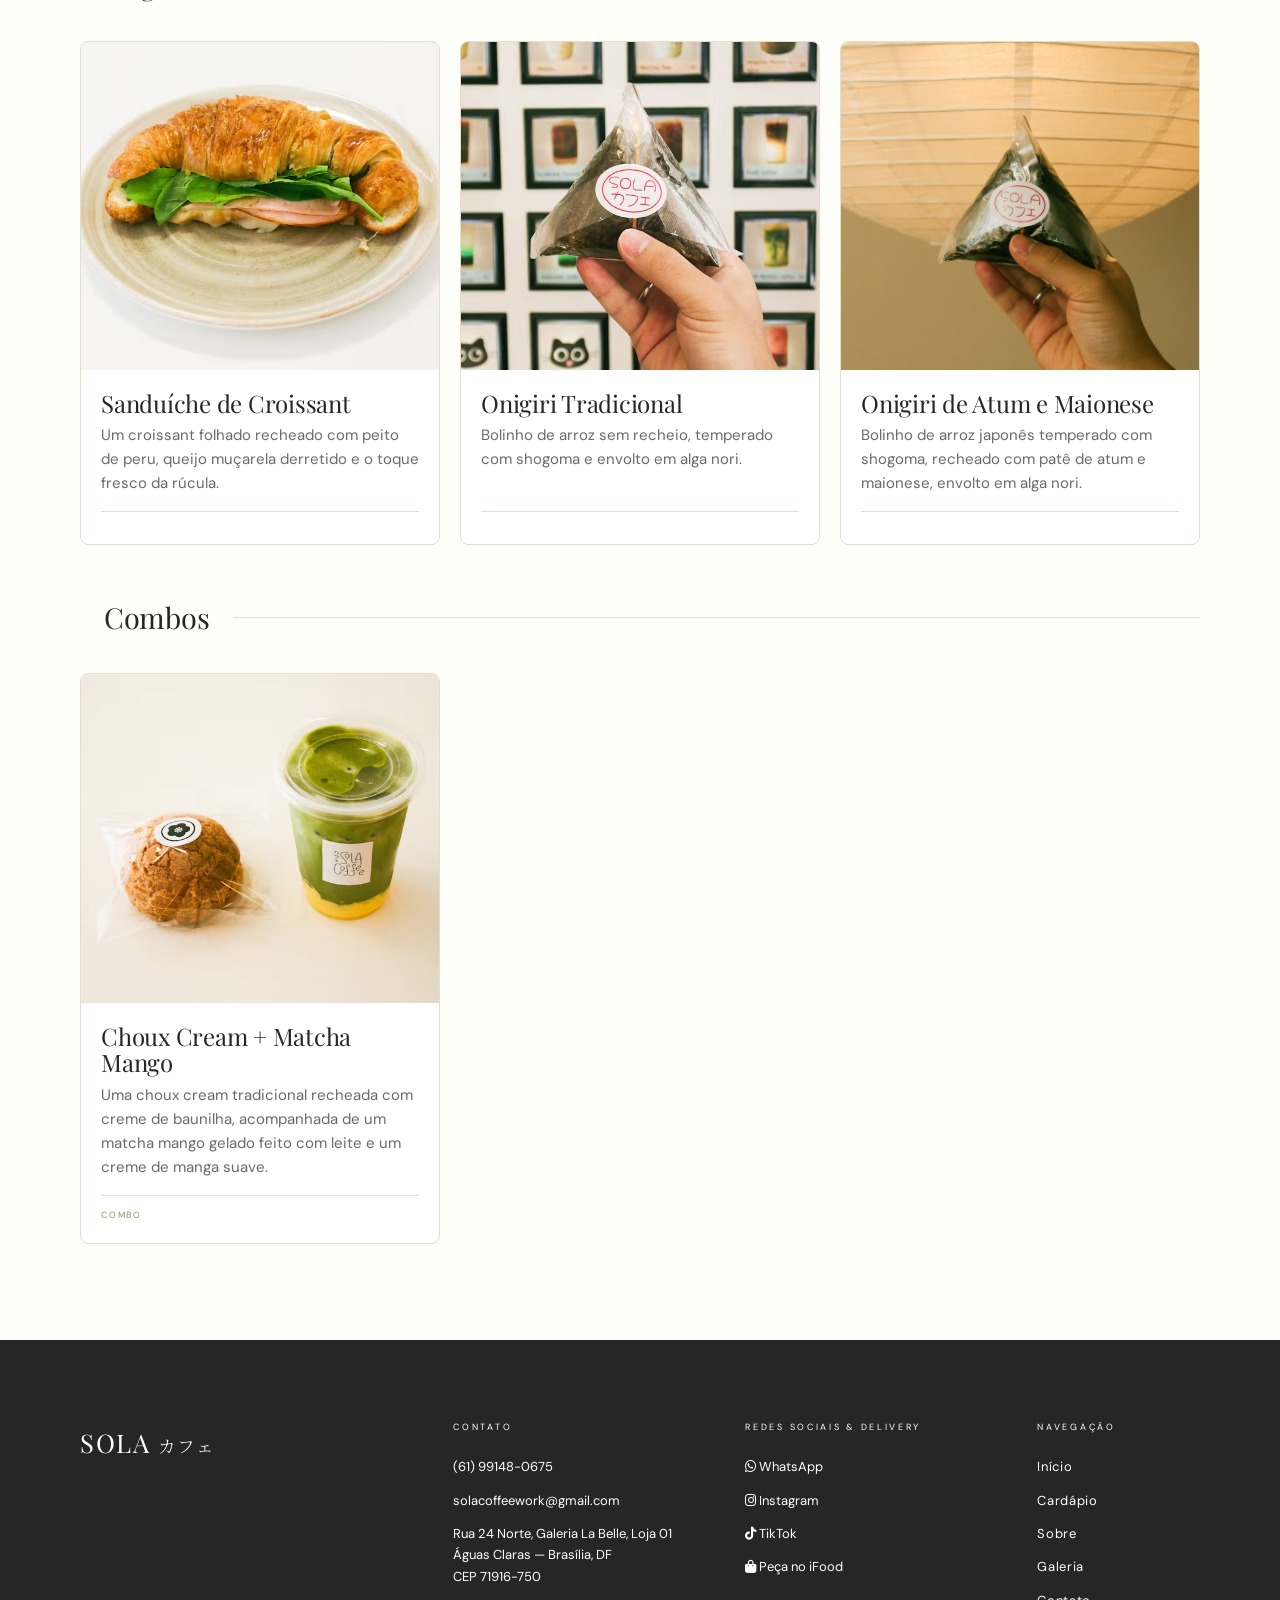
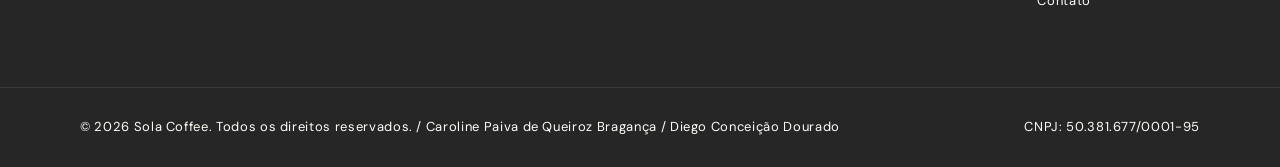
<file: menu.html>
<!DOCTYPE html>
<html lang="pt-BR">
<head>
  <meta charset="UTF-8" />
  <meta name="viewport" content="width=device-width, initial-scale=1.0"/>
  <title>CARDÁPIO — SOLA Coffee カフェ</title>

    <meta name="description" content="Conheça o Sola Coffee na Galeria La Belle em Águas Claras. Cafés especiais, lanches deliciosos e ambiente aconchegante. Venha nos visitar ou peça no iFood!">
  <link rel="canonical" href="https://solacoffee.com.br">

  <script type="application/ld+json">
  {
    "@context": "https://schema.org",
    "@type": "Cafe",
    "name": "Sola Coffee",
    "image": "https://solacoffee.com.brimages/logo.jpg",
    "telephone": "+55-61-99148-0675",
    "email": "solacoffeework@gmail.com",
    "url": "https://solacoffee.com.br",
    "address": {
      "@type": "PostalAddress",
      "streetAddress": "Rua 24 Norte, Galeria La Belle, Loja 01",
      "addressLocality": "Águas Claras",
      "addressRegion": "DF",
      "postalCode": "71916-750",
      "addressCountry": "BR"
    },
    "openingHoursSpecification": [
      {"@type": "OpeningHoursSpecification","dayOfWeek": ["Tuesday","Wednesday","Thursday","Friday"],"opens": "12:30","closes": "19:30"},
      {"@type": "OpeningHoursSpecification","dayOfWeek": "Saturday","opens": "09:30","closes": "20:00"},
      {"@type": "OpeningHoursSpecification","dayOfWeek": "Sunday","opens": "09:30","closes": "14:00"}
    ],
    "sameAs": ["https://instagram.com","https://ifood.com.br"]
  }
  </script>

  <link rel="stylesheet" href="https://cdnjs.cloudflare.com/ajax/libs/font-awesome/6.5.0/css/all.min.css">

  <meta name="description" content="Cardápio do Sola Coffee em Águas Claras. Bebidas especiais, confeitaria yogashi, salgados artesanais.">
  <link rel="preconnect" href="https://fonts.googleapis.com">
  <link href="https://fonts.googleapis.com/css2?family=Cormorant+Garamond:ital,wght@0,300;0,400;1,300;1,400&family=Zen+Kaku+Gothic+New:wght@300;400&family=Shippori+Mincho:wght@400;500&family=Playfair+Display:ital,wght@0,300;0,400;0,500;1,300;1,400&family=DM+Sans:wght@300;400;500&family=Inter:wght@300;400;500&family=Noto+Serif+JP:wght@300;400&display=swap" rel="stylesheet">
  <link rel="stylesheet" href="style.css">
</head>
<body class="page-menu">

  <!-- NAV -->
  <nav class="nav">
    <a href="index.html" class="nav-logo"><img src="img/logo.svg" alt="SOLA カフェ" class="nav-logo-img"></a>
    <ul class="nav-links">
      <li><a href="index.html">início</a></li>
      <li><a href="menu.html" class="active">cardápio</a></li>
      <li><a href="sobre.html">sobre</a></li>
      <li><a href="galeria.html">galeria</a></li>
      <li><a href="contato.html">contato</a></li>
    </ul>
  </nav>

  <!-- HEADER -->
  <header class="page-header">
    <div class="page-header-content">
      <span class="section-label"></span>
      <h1 style="font-size:56px;">Nosso Cardápio</h1>
      <p></p>
    </div>
  
  </header>

  <!-- FILTROS -->
  <div class="menu-filters">
    <button class="filter-btn active" onclick="filterMenu('todos', this)">todos</button>
    <button class="filter-btn" onclick="filterMenu('bebidas quentes', this)">bebidas quentes</button>
    <button class="filter-btn" onclick="filterMenu('bebidas geladas', this)">bebidas geladas</button>
    <button class="filter-btn" onclick="filterMenu('confeitaria', this)">sobremesas</button>
    <button class="filter-btn" onclick="filterMenu('cakes', this)">cakes</button>
    <button class="filter-btn" onclick="filterMenu('salgados', this)">salgados</button>
    <button class="filter-btn" onclick="filterMenu('especiais', this)">combos</button>
  </div>

  <!-- MENU GRID -->
  <section class="menu-section">

    <!-- BEBIDAS QUENTES -->
    <div class="menu-category-header" data-cat="bebidas quentes">
      <span class="cat-kanji"></span>
      <h2>Bebidas Quentes</h2>
      <div class="cat-line"></div>
    </div>
    <div class="menu-carousel-wrap">
    <div class="menu-grid" data-carousel>
      <div class="menu-item" data-cat="bebidas quentes">
        <div class="item-visual" style="padding:0;overflow:hidden;height:auto;aspect-ratio:600/550;">
          <img src="cardapio/matchalatte.jpg" alt="Matcha Latte" style="width:100%;height:100%;object-fit:cover;display:block;">
        </div>
        <div class="item-info">
          <h3>Matcha Latte</h3>
          <p>O sabor herbal do chá verde japonês ao aconchego do leite vaporizado e cremoso.</p>
          <div class="item-footer"><span class="tag-item"></span><span class="preco"></span></div>
        </div>
      </div>
      <div class="menu-item" data-cat="bebidas quentes">
        <div class="item-visual" style="padding:0;overflow:hidden;height:auto;aspect-ratio:600/550;">
          <img src="cardapio/v60.jpg" alt="V60 Café Coado" style="width:100%;height:100%;object-fit:cover;display:block;">
        </div>
        <div class="item-info">
          <h3>V60 Café Coado</h3>
          <p>Café coado no método Hario V60, um grão especial de alta qualidade, moído e passado na hora.</p>
          <div class="item-footer"><span class="tag-item"></span><span class="preco"></span></div>
        </div>
      </div>
      <div class="menu-item" data-cat="bebidas quentes">
        <div class="item-visual" style="padding:0;overflow:hidden;height:auto;aspect-ratio:600/550;">
          <img src="cardapio/mocha.jpg" alt="Mocha" style="width:100%;height:100%;object-fit:cover;display:block;">
        </div>
        <div class="item-info">
          <h3>Mocha</h3>
          <p>Uma dose intensa de café espresso combinada com o conforto do leite vaporizado e uma rica calda de chocolate artesanal.</p>
          <div class="item-footer"><span class="tag-item"></span><span class="preco"></span></div>
        </div>
      </div>
      <div class="menu-item" data-cat="bebidas quentes">
        <div class="item-visual" style="padding:0;overflow:hidden;height:auto;aspect-ratio:600/550;">
          <img src="cardapio/cappuccino.jpg" alt="Cappuccino Tradicional" style="width:100%;height:100%;object-fit:cover;display:block;">
        </div>
        <div class="item-info">
          <h3>Cappucciono Tradional</h3>
          <p>Uma dose de café espresso extraída de grãos especiais de 88 pontos, combinada perfeitamente com a textura cremosa do leite vaporizado.</p>
          <div class="item-footer"><span class="tag-item"></span><span class="preco"></span></div>
        </div>
      </div>
    </div>
    <div class="carousel-dots" data-dots></div>
    </div>

    <!-- BEBIDAS GELADAS -->
    <div class="menu-category-header" data-cat="bebidas geladas">
      <span class="cat-kanji"></span>
      <h2>Bebidas Geladas</h2>
      <div class="cat-line"></div>
    </div>
    <div class="menu-carousel-wrap">
    <div class="menu-grid" data-carousel>
      <div class="menu-item" data-cat="bebidas geladas">
        <div class="item-visual" style="padding:0;overflow:hidden;height:auto;aspect-ratio:600/550;">
          <img src="cardapio/gingerbrew.jpg" alt="Ginger Brew" style="width:100%;height:100%;object-fit:cover;display:block;">
        </div>
        <div class="item-info">
          <h3>Ginger Brew</h3>
          <p>Um refrescante cold brew combinado com água tônica e xarope artesanal de gengibre.</p>
          <div class="item-footer"><span class="tag-item"></span><span class="preco"></span></div>
        </div>
      </div>
      <div class="menu-item" data-cat="bebidas geladas">
        <div class="item-visual" style="padding:0;overflow:hidden;height:auto;aspect-ratio:600/550;">
          <img src="cardapio/icedmatchalatte.jpg" alt="Iced Matcha Latte" style="width:100%;height:100%;object-fit:cover;display:block;">
        </div>
        <div class="item-info">
          <h3>Iced Matcha Latte</h3>
          <p>A combinação refrescante do chá verde japonês com leite e gelo, servida em uma porção de 350ml.</p>
          <div class="item-footer"><span class="tag-item"></span><span class="preco"></span></div>
        </div>
      </div>
      <div class="menu-item" data-cat="bebidas geladas">
        <div class="item-visual" style="padding:0;overflow:hidden;height:auto;aspect-ratio:600/550;">
          <img src="cardapio/ichigomatcha.jpg" alt="Ichigo Matcha" style="width:100%;height:100%;object-fit:cover;display:block;">
        </div>
        <div class="item-info">
          <h3>Ichigo Matcha</h3>
          <p>Matcha latte com pure de morango fresco em camadas.</p>
          <div class="item-footer"><span class="tag-item"></span><span class="preco"></span></div>
        </div>
      </div>
      <div class="menu-item" data-cat="bebidas geladas">
        <div class="item-visual" style="padding:0;overflow:hidden;height:auto;aspect-ratio:600/550;">
          <img src="cardapio/icedlattecaramel.jpg" alt="Iced Latte Caramel" style="width:100%;height:100%;object-fit:cover;display:block;">
        </div>
        <div class="item-info">
          <h3>Iced Latte Caramel</h3>
          <p>A combinação refrescante de espresso, leite e gelo, enriquecida com o toque cremoso do cappuccino e o contraste do xarope de caramelo salgado.</p>
          <div class="item-footer"><span class="tag-item"></span><span class="preco"></span></div>
        </div>
      </div>
      <div class="menu-item" data-cat="bebidas geladas">
        <div class="item-visual" style="padding:0;overflow:hidden;height:auto;aspect-ratio:600/550;">
          <img src="cardapio/icedmocha.jpg" alt="Iced Mocha" style="width:100%;height:100%;object-fit:cover;display:block;">
        </div>
        <div class="item-info">
          <h3>Iced Mocha</h3>
          <p>A combinação refrescante de espresso com leite, gelo e uma rica calda de chocolate artesanal, servida em uma porção de 350ml.</p>
          <div class="item-footer"><span class="tag-item"></span><span class="preco"></span></div>
        </div>
      </div>
      <div class="menu-item" data-cat="bebidas geladas">
        <div class="item-visual" style="padding:0;overflow:hidden;height:auto;aspect-ratio:600/550;">
          <img src="cardapio/ichigosoda.jpg" alt="Ichigo Soda" style="width:100%;height:100%;object-fit:cover;display:block;">
        </div>
        <div class="item-info">
          <h3>Ichigo Soda</h3>
          <p>A combinação refrescante de água gaseificada e gelo com o sabor duplo do xarope aromatizado e do xarope natural de morango, servida em uma porção de 350ml.</p>
          <div class="item-footer"><span class="tag-item"></span><span class="preco"></span></div>
        </div>
      </div>
    </div>
    <div class="carousel-dots" data-dots></div>
    </div>

    <!-- CAKES -->
    <div class="menu-category-header" data-cat="cakes">
      <span class="cat-kanji"></span>
      <h2>Cakes</h2>
      <div class="cat-line"></div>
    </div>
    <div class="menu-carousel-wrap">
    <div class="menu-grid" data-carousel>
      <div class="menu-item" data-cat="cakes">
        <div class="item-visual" style="padding:0;overflow:hidden;height:auto;aspect-ratio:600/550;">
          <img src="cardapio/ichigocake.jpg" alt="Ichigo Cake" style="width:100%;height:100%;object-fit:cover;display:block;">
        </div>
        <div class="item-info">
          <h3>Ichigo Cake</h3>
          <p>Um bolo de pão de ló super leve e aerado, recheado com chantilly fresco e morangos.</p>
          <div class="item-footer"><span class="tag-item">clássico</span><span class="preco"></span></div>
        </div>
      </div>
      <div class="menu-item" data-cat="cakes">
        <div class="item-visual" style="padding:0;overflow:hidden;height:auto;aspect-ratio:600/550;">
          <img src="cardapio/cheesecakerasberry.jpg" alt="Cheesecake Redberry" style="width:100%;height:100%;object-fit:cover;display:block;">
        </div>
        <div class="item-info">
          <h3>Cheesecake Redberry</h3>
          <p>Cheesecake cremoso com cobertura de frutas vermelhas.</p>
          <div class="item-footer"><span class="tag-item">SAZONAL</span><span class="preco"></span></div>
        </div>
      </div>
      <div class="menu-item" data-cat="cakes">
        <div class="item-visual" style="padding:0;overflow:hidden;height:auto;aspect-ratio:600/550;">
          <img src="cardapio/coffeecake.jpg" alt="Coffeecake" style="width:100%;height:100%;object-fit:cover;display:block;">
        </div>
        <div class="item-info">
          <h3>Coffeecake</h3>
          <p>Um bolo de café com uma ganache de chocolate meio amargo.</p>
          <div class="item-footer"><span class="tag-item">clássico</span><span class="preco"></span></div>
        </div>
      </div>
    </div>
    <div class="carousel-dots" data-dots></div>
    </div>

    <!-- SOBREMESAS -->
    <div class="menu-category-header" data-cat="confeitaria">
      <span class="cat-kanji"></span>
      <h2>Sobremesas</h2>
      <div class="cat-line"></div>
    </div>
    <div class="menu-carousel-wrap">
    <div class="menu-grid" data-carousel>
      <div class="menu-item" data-cat="confeitaria">
        <div class="item-visual" style="padding:0;overflow:hidden;height:auto;aspect-ratio:600/550;">
          <img src="cardapio/mochi.jpg" alt="Mochi Artesanal" style="width:100%;height:100%;object-fit:cover;display:block;">
        </div>
        <div class="item-info">
          <h3>Mochi Artesanal</h3>
          <p>Um bolinho tradicional japonês feito de massa de arroz glutinoso, famoso por sua textura incrivelmente macia e elástica.</p>
          <div class="item-footer"><span class="tag-item">SAZONAL</span><span class="preco"></span></div>
        </div>
      </div>
      <div class="menu-item" data-cat="confeitaria">
        <div class="item-visual" style="padding:0;overflow:hidden;height:auto;aspect-ratio:600/550;">
          <img src="img/image00003.jpeg" alt="Cookie de Matcha" style="width:100%;height:100%;object-fit:cover;display:block;">
        </div>
        <div class="item-info">
          <h3>Cookie de Matcha</h3>
          <p>Cookie de chá verde japonês com gotas puras de chocolate branco.</p>
          <div class="item-footer"><span class="tag-item">CLÁSSICO</span><span class="preco"></span></div>
        </div>
      </div>
      <div class="menu-item" data-cat="confeitaria">
        <div class="item-visual" style="padding:0;overflow:hidden;height:auto;aspect-ratio:600/550;">
          <img src="cardapio/chouxcream.jpg" alt="Choux Cream de Creme de Baunilha" style="width:100%;height:100%;object-fit:cover;display:block;">
        </div>
        <div class="item-info">
          <h3>Choux Cream de Creme de Baunilha</h3>
          <p>Uma versão japonesa da clássica carolina francesa, caracterizada por uma massa incrivelmente leve e crocante recheada com um creme suave e generoso.</p>
          <div class="item-footer"><span class="tag-item">CLÁSSICO</span><span class="preco"></span></div>
        </div>
      </div>
      <div class="menu-item" data-cat="confeitaria">
        <div class="item-visual" style="padding:0;overflow:hidden;height:auto;aspect-ratio:600/550;">
          <img src="cardapio/panacotaneko.jpg" alt="Panacota Neko" style="width:100%;height:100%;object-fit:cover;display:block;">
        </div>
        <div class="item-info">
          <h3>Panacota Neko</h3>
          <p>Uma sobremesa cremosa e delicada de panacota de leite tradicional, leite condensado e geleia incolor, finalizada com geleia de frutas vermelhas.</p>
          <div class="item-footer"><span class="tag-item">CLÁSSICO</span><span class="preco"></span></div>
        </div>
      </div>
      <div class="menu-item" data-cat="confeitaria">
        <div class="item-visual" style="padding:0;overflow:hidden;height:auto;aspect-ratio:600/550;">
          <img src="cardapio/perolasdemanga.jpg" alt="Pérolas de Manga" style="width:100%;height:100%;object-fit:cover;display:block;">
        </div>
        <div class="item-info">
          <h3>Pérolas de Manga</h3>
          <p>Sagu ao creme de manga, cobertura aveludada de cream cheese e cubinhos de manga fresca.</p>
          <div class="item-footer"><span class="tag-item">SAZONAL</span><span class="preco"></span></div>
        </div>
      </div>
    </div>
    <div class="carousel-dots" data-dots></div>
    </div>

    <!-- SALGADOS -->
    <div class="menu-category-header" data-cat="salgados">
      <span class="cat-kanji"></span>
      <h2>Salgados</h2>
      <div class="cat-line"></div>
    </div>
    <div class="menu-carousel-wrap">
    <div class="menu-grid" data-carousel>
      <div class="menu-item" data-cat="salgados">
        <div class="item-visual" style="padding:0;overflow:hidden;height:auto;aspect-ratio:600/550;">
          <img src="cardapio/sanduichedecroissant.jpg" alt="Sanduíche de Croissant" style="width:100%;height:100%;object-fit:cover;display:block;">
        </div>
        <div class="item-info">
          <h3>Sanduíche de Croissant</h3>
          <p>Um croissant folhado recheado com peito de peru, queijo muçarela derretido e o toque fresco da rúcula.</p>
          <div class="item-footer"><span class="tag-item"></span><span class="preco"></span></div>
        </div> 
      </div>

      <div class="menu-item" data-cat="salgados">
        <div class="item-visual" style="padding:0;overflow:hidden;height:auto;aspect-ratio:600/550;">
          <img src="cardapio/onigiritradicional.jpg" alt="Onigiri Tradicional" style="width:100%;height:100%;object-fit:cover;display:block;">
        </div>
        <div class="item-info">
          <h3>Onigiri Tradicional</h3>
          <p>Bolinho de arroz sem recheio, temperado com shogoma e envolto em alga nori.</p>
          <div class="item-footer"><span class="tag-item"></span><span class="preco"></span></div>
        </div>
      </div>

      <div class="menu-item" data-cat="salgados">
        <div class="item-visual" style="padding:0;overflow:hidden;height:auto;aspect-ratio:600/550;">
          <img src="img/image00006.jpeg" alt="Onigiri de Atum e Maionese" style="width:100%;height:100%;object-fit:cover;display:block;">
        </div>
        <div class="item-info">
          <h3>Onigiri de Atum e Maionese</h3>
          <p>Bolinho de arroz japonês temperado com shogoma, recheado com patê de atum e maionese, envolto em alga nori.</p>
          <div class="item-footer"><span class="tag-item"></span><span class="preco"></span></div>
        </div>
      </div>
    </div>
    <div class="carousel-dots" data-dots></div>
    </div>

    <!-- ESPECIAIS -->
    <div class="menu-category-header" data-cat="especiais">
      <span class="cat-kanji"></span>
  
      <h2>Combos</h2>
      <div class="cat-line"></div>
    </div>
    <div class="menu-carousel-wrap">
    <div class="menu-grid" data-carousel>
      <div class="menu-item" data-cat="especiais">
        <div class="item-visual" style="padding:0;overflow:hidden;height:auto;aspect-ratio:600/550;">
          <img src="cardapio/combo1.jpg" alt="Choux Cream + Matcha Mango" style="width:100%;height:100%;object-fit:cover;display:block;">
        </div>
        <div class="item-info">
          <h3>Choux Cream + Matcha Mango</h3>
          <p>Uma choux cream tradicional recheada com creme de baunilha, acompanhada de um matcha mango gelado feito com leite e um creme de manga suave.</p>
          <div class="item-footer"><span class="tag-item">combo</span><span class="preco"></span></div>
        </div>
      </div>
    </div>
    <div class="carousel-dots" data-dots></div>
    </div>

  </section>

  <!-- FOOTER -->
  <footer class="footer">
    <div class="footer-top">

      <div class="footer-brand">
        <div class="footer-logo">SOLA <span>カフェ</span></div>
      </div>

      <div class="footer-info">
        <h4 class="footer-col-title">Contato</h4>
        <ul class="footer-contact-list">
          <li>
            <a href="tel:+556199148-0675">(61) 99148-0675</a>
          </li>
          <li>
            <a href="mailto:solacoffeework@gmail.com">solacoffeework@gmail.com</a>
          </li>
          <li>
            <span>Rua 24 Norte, Galeria La Belle, Loja 01<br/>Águas Claras — Brasília, DF<br/>CEP 71916-750</span>
          </li>
        </ul>
      </div>


      <div class="footer-info">
        <h4 class="footer-col-title">Redes Sociais & Delivery</h4>
        <ul class="footer-contact-list">
          <li>
            <a href="https://wa.me/5561991480675" target="_blank">
               <i class="fa-brands fa-whatsapp"></i> WhatsApp</a>
          </li>
          <li>
            <a href="https://www.instagram.com/solacoffee.jp/" target="_blank">
              <i class="fa-brands fa-instagram"></i> Instagram</a>
          </li>
            <li>
            <a href="https://www.tiktok.com/@solacoffeeco" target="_blank">
              <i class="fa-brands fa-tiktok"></i> TikTok</a>
          </li>
          <li>
            <a href="https://www.ifood.com.br/delivery/brasilia-df/sola-coffee---cafe-japones-aguas-claras-norte/7c5102c2-471a-463c-b605-bb09772c8aca" target="_blank">
              <i class="fa-solid fa-bag-shopping"></i> Peça no iFood</a>
          </li>
        </ul>
      </div>

      <div class="footer-nav">
        <h4 class="footer-col-title">navegação</h4>
        <ul class="footer-nav-list">
          <li><a href="index.html">Início</a></li>
          <li><a href="menu.html">Cardápio</a></li>
          <li><a href="sobre.html">Sobre</a></li>
          <li><a href="galeria.html">Galeria</a></li>
          <li><a href="contato.html">Contato</a></li>
        </ul>
      </div>

    </div>

    <div class="footer-bottom">
      <p>© 2026 Sola Coffee. Todos os direitos reservados. / Caroline Paiva de Queiroz Bragança / Diego Conceição Dourado</p>
      <p>CNPJ: 50.381.677/0001-95</p>
    </div>
  </footer>



  <script>
    /* ---- CARROSSEL MOBILE: dots ativos via scroll ---- */
    function initCarousels() {
      if (window.innerWidth > 768) return;
      document.querySelectorAll('[data-carousel]').forEach(grid => {
        const wrap = grid.closest('.menu-carousel-wrap');
        const dotsContainer = wrap ? wrap.querySelector('[data-dots]') : null;
        if (!dotsContainer) return;

        const items = grid.querySelectorAll('.menu-item');
        if (items.length <= 1) return;

        // Cria dots
        dotsContainer.innerHTML = '';
        items.forEach((_, i) => {
          const dot = document.createElement('button');
          dot.className = 'carousel-dot' + (i === 0 ? ' active' : '');
          dot.setAttribute('aria-label', 'Item ' + (i + 1));
          dot.addEventListener('click', () => {
            items[i].scrollIntoView({ behavior: 'smooth', block: 'nearest', inline: 'start' });
          });
          dotsContainer.appendChild(dot);
        });

        // Atualiza dot ativo no scroll
        const dots = dotsContainer.querySelectorAll('.carousel-dot');
        grid.addEventListener('scroll', () => {
          const scrollLeft = grid.scrollLeft;
          const itemWidth = items[0].offsetWidth + parseInt(getComputedStyle(grid).gap || 16);
          const active = Math.round(scrollLeft / itemWidth);
          dots.forEach((d, i) => d.classList.toggle('active', i === active));
        }, { passive: true });
      });
    }

    document.addEventListener('DOMContentLoaded', initCarousels);
    window.addEventListener('resize', initCarousels);
  </script>

  <script>
    function filterMenu(cat, btn) {
      document.querySelectorAll('.filter-btn').forEach(b => b.classList.remove('active'));
      btn.classList.add('active');
      const items = document.querySelectorAll('.menu-item');
      const headers = document.querySelectorAll('.menu-category-header');
      const grids = document.querySelectorAll('.menu-grid');
      const wraps = document.querySelectorAll('.menu-carousel-wrap');
      if (cat === 'todos') {
        items.forEach(i => i.style.display = '');
        headers.forEach(h => h.style.display = '');
        grids.forEach(g => g.style.display = '');
        wraps.forEach(w => w.style.display = '');
      } else {
        items.forEach(i => { i.style.display = i.dataset.cat === cat ? '' : 'none'; });
        headers.forEach(h => { h.style.display = h.dataset.cat === cat ? '' : 'none'; });
        grids.forEach(g => {
          const hasVisible = [...g.querySelectorAll('.menu-item')].some(i => i.style.display !== 'none');
          g.style.display = hasVisible ? '' : 'none';
        });
        wraps.forEach(w => {
          const g = w.querySelector('.menu-grid');
          w.style.display = g && g.style.display !== 'none' ? '' : 'none';
        });
      }
    }
  </script>
</body>
</html>
</file>
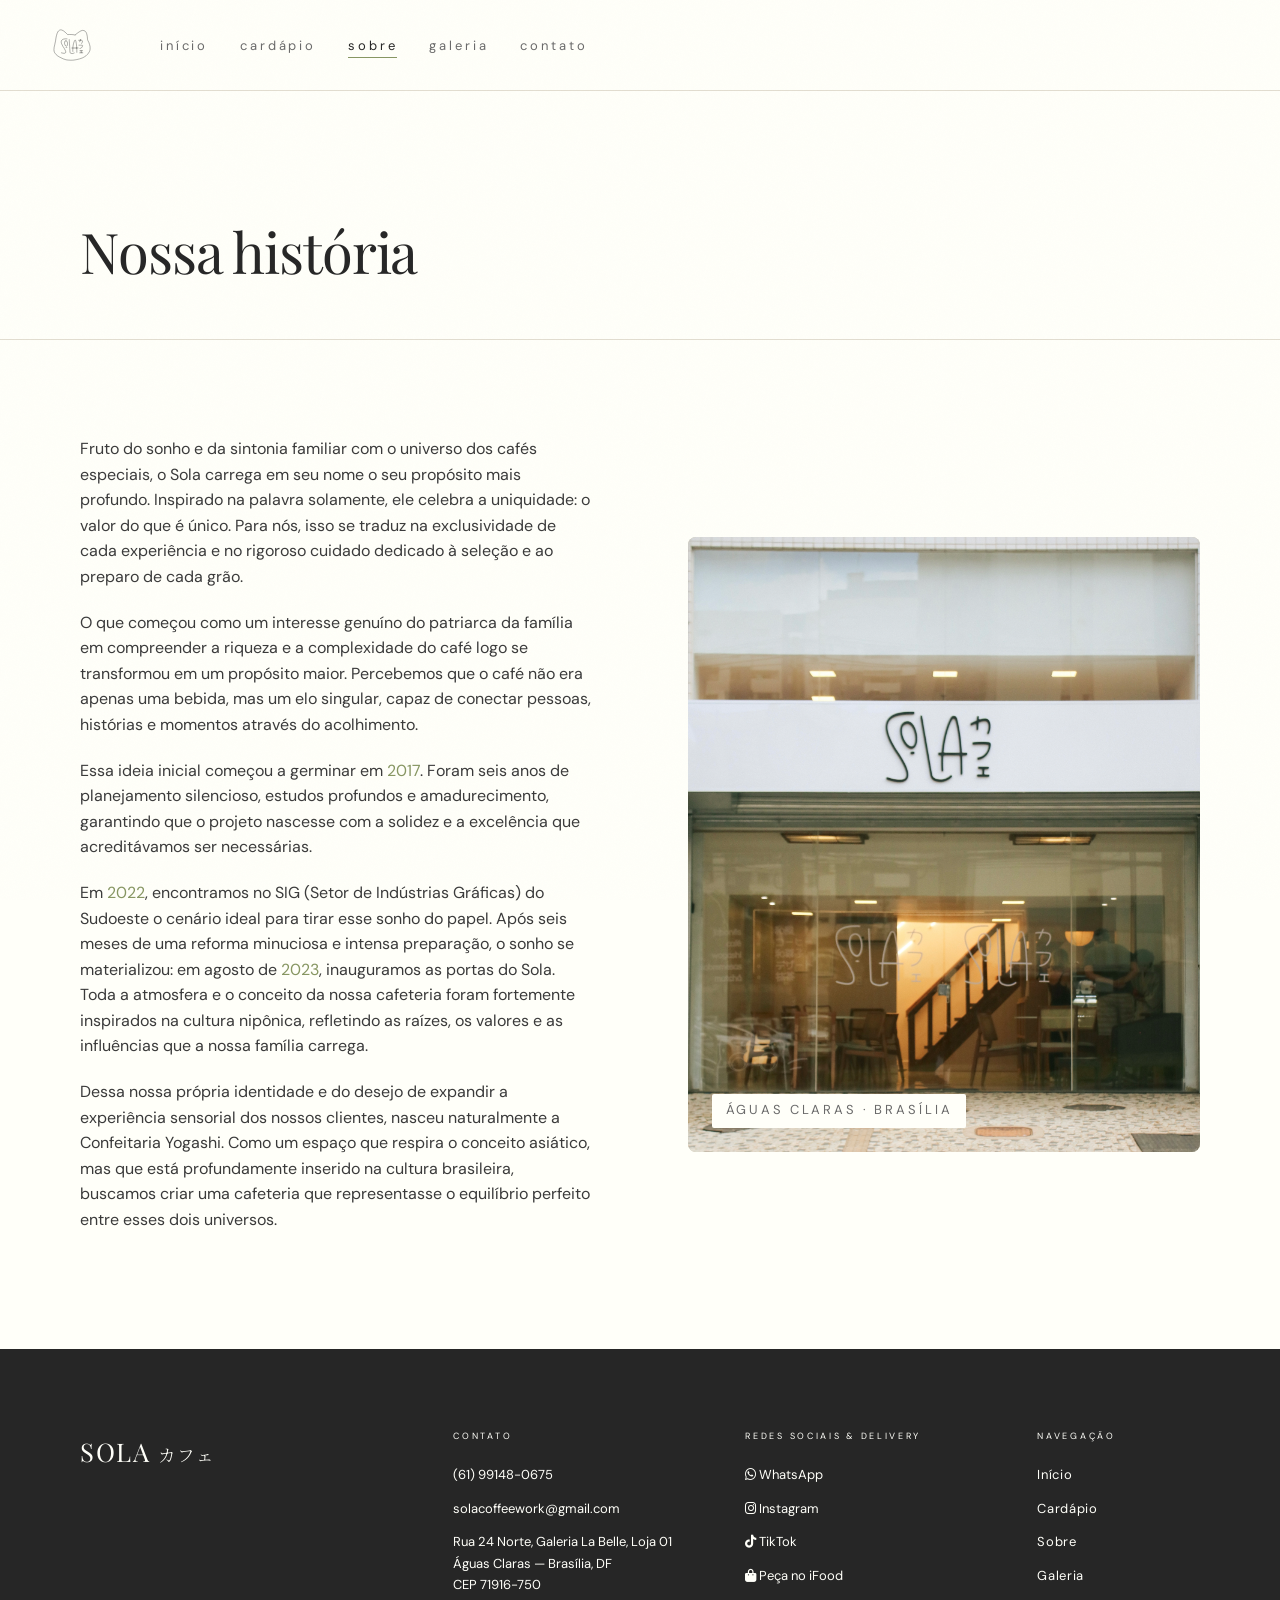
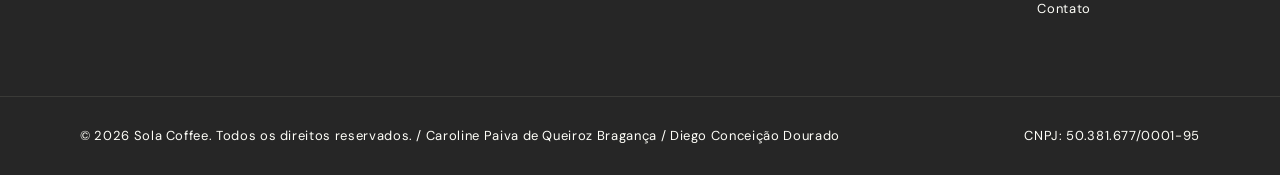
<file: sobre.html>
<!DOCTYPE html>
<html lang="pt-BR">
<head>
  <meta charset="UTF-8" />
  <meta name="viewport" content="width=device-width, initial-scale=1.0"/>
  <title>SOBRE — SOLA Coffee カフェ</title>
  <meta name="description" content="Conheça a história do Sola Coffee na Galeria La Belle em Águas Claras. Cafeteria japonesa com alma brasiliense.">
  <link rel="canonical" href="https://solacoffee.com.br/sobre.html">

  <script type="application/ld+json">
  {
    "@context": "https://schema.org",
    "@type": "Cafe",
    "name": "Sola Coffee",
    "telephone": "+55-61-99148-0675",
    "email": "solacoffeework@gmail.com",
    "url": "https://solacoffee.com.br",
    "address": {
      "@type": "PostalAddress",
      "streetAddress": "Rua 24 Norte, Galeria La Belle, Loja 01",
      "addressLocality": "Águas Claras",
      "addressRegion": "DF",
      "postalCode": "71916-750",
      "addressCountry": "BR"
    }
  }
  </script>

  <link rel="stylesheet" href="https://cdnjs.cloudflare.com/ajax/libs/font-awesome/6.5.0/css/all.min.css">

  <link rel="preconnect" href="https://fonts.googleapis.com">
  <link href="https://fonts.googleapis.com/css2?family=Playfair+Display:ital,wght@0,300;0,400;0,500;1,300;1,400&family=DM+Sans:wght@300;400;500&family=Inter:wght@300;400;500&family=Noto+Serif+JP:wght@300;400&display=swap" rel="stylesheet">
  <link rel="stylesheet" href="style.css">

  <style>
    .page-hero {
      min-height: 340px;
      box-sizing: border-box;
      padding-top: 100px;
      padding-bottom: 2.5rem;
    }

    @media (max-width: 768px) {
      .sobre-intro { padding: 100px 1.5rem 2.5rem; }
    }

    @media (max-width: 480px) {
      .sobre-intro { padding: 90px 1.25rem 2rem; }
    }
  </style>
</head>
<body class="page-sobre">

  <!-- NAV -->
  <nav class="nav">
    <a href="index.html" class="nav-logo"><img src="img/logo.svg" alt="SOLA カフェ" class="nav-logo-img"></a>
    <ul class="nav-links">
      <li><a href="index.html">início</a></li>
      <li><a href="menu.html">cardápio</a></li>
      <li><a href="sobre.html" class="active">sobre</a></li>
      <li><a href="galeria.html">galeria</a></li>
      <li><a href="contato.html">contato</a></li>
    </ul>
  </nav>

  <!-- INTRO -->
  <section class="sobre-intro page-hero">
    <div class="sobre-intro-text">
      <span class="section-label"></span>
      <h1 style="font-size:56px;">Nossa história</h1>
      <p class="lead">
      </p>
    </div>

  </section>

  <!-- HISTORIA NARRATIVA -->
  <section class="historia">
    <div class="historia-grid" style="direction:rtl;">
      <div class="historia-visual" style="direction:ltr;">
        <div class="hist-frame">
          <img src="img/image00004.jpeg" alt="Fachada do Sola Coffee" class="hist-img">
          <div class="hist-caption">Águas Claras · Brasília</div>
        </div>
      </div>
      <div class="historia-texto" style="direction:ltr;">
        <p>
          Fruto do sonho e da sintonia familiar com o universo dos cafés especiais, o Sola carrega em seu nome o seu propósito mais profundo. Inspirado na palavra solamente, ele celebra a uniquidade: o valor do que é único. Para nós, isso se traduz na exclusividade de cada experiência e no rigoroso cuidado dedicado à seleção e ao preparo de cada grão.</em>
        </p>
        <p>
          O que começou como um interesse genuíno do patriarca da família em compreender a riqueza e a complexidade do café logo se transformou em um propósito maior. Percebemos que o café não era apenas uma bebida, mas um elo singular, capaz de conectar pessoas, histórias e momentos através do acolhimento.
        </p>
        <p>
          Essa ideia inicial começou a germinar em <strong>2017</strong>. Foram seis anos de planejamento silencioso, estudos profundos e amadurecimento, garantindo que o projeto nascesse com a solidez e a excelência que acreditávamos ser necessárias.
        </p>
        <p>
            Em <strong>2022</strong>, encontramos no SIG (Setor de Indústrias Gráficas) do Sudoeste o cenário ideal para tirar esse sonho do papel. Após seis meses de uma reforma minuciosa e intensa preparação, o sonho se materializou: em agosto de <strong>2023</strong>, inauguramos as portas do Sola. Toda a atmosfera e o conceito da nossa cafeteria foram fortemente inspirados na cultura nipônica, refletindo as raízes, os valores e as influências que a nossa família carrega.
        </p>
        <p>
            Dessa nossa própria identidade e do desejo de expandir a experiência sensorial dos nossos clientes, nasceu naturalmente a Confeitaria Yogashi. Como um espaço que respira o conceito asiático, mas que está profundamente inserido na cultura brasileira, buscamos criar uma cafeteria que representasse o equilíbrio perfeito entre esses dois universos.
        </p>
      </div>
    </div>
  </section>


  <!-- FOOTER -->
  <footer class="footer">
    <div class="footer-top">

      <div class="footer-brand">
        <div class="footer-logo">SOLA <span>カフェ</span></div>
      </div>

      <div class="footer-info">
        <h4 class="footer-col-title">Contato</h4>
        <ul class="footer-contact-list">
          <li>
            <a href="tel:+556199148-0675">(61) 99148-0675</a>
          </li>
          <li>
            <a href="mailto:solacoffeework@gmail.com">solacoffeework@gmail.com</a>
          </li>
          <li>
            <span>Rua 24 Norte, Galeria La Belle, Loja 01<br/>Águas Claras — Brasília, DF<br/>CEP 71916-750</span>
          </li>
        </ul>
      </div>


      <div class="footer-info">
        <h4 class="footer-col-title">Redes Sociais & Delivery</h4>
        <ul class="footer-contact-list">
          <li>
            <a href="https://wa.me/5561991480675" target="_blank">
               <i class="fa-brands fa-whatsapp"></i> WhatsApp</a>
          </li>
          <li>
            <a href="https://www.instagram.com/solacoffee.jp/" target="_blank">
              <i class="fa-brands fa-instagram"></i> Instagram</a>
          </li>
            <li>
            <a href="https://www.tiktok.com/@solacoffeeco" target="_blank">
              <i class="fa-brands fa-tiktok"></i> TikTok</a>
          </li>
          <li>
            <a href="https://www.ifood.com.br/delivery/brasilia-df/sola-coffee---cafe-japones-aguas-claras-norte/7c5102c2-471a-463c-b605-bb09772c8aca" target="_blank">
              <i class="fa-solid fa-bag-shopping"></i> Peça no iFood</a>
          </li>
        </ul>
      </div>

      <div class="footer-nav">
        <h4 class="footer-col-title">navegação</h4>
        <ul class="footer-nav-list">
          <li><a href="index.html">Início</a></li>
          <li><a href="menu.html">Cardápio</a></li>
          <li><a href="sobre.html">Sobre</a></li>
          <li><a href="galeria.html">Galeria</a></li>
          <li><a href="contato.html">Contato</a></li>
        </ul>
      </div>

    </div>

    <div class="footer-bottom">
      <p>© 2026 Sola Coffee. Todos os direitos reservados. / Caroline Paiva de Queiroz Bragança / Diego Conceição Dourado</p>
      <p>CNPJ: 50.381.677/0001-95</p>
    </div>
  </footer>

</body>
</html>
</file>
<file: style.css>
/* =============================================
   SOLA カフェ 
   Paleta: #FFFFF9 · #262626 · #CEC8B0 · #879662
   ============================================= */

/* ---- TOKENS ---- */
:root {
  --paper:       #FFFFF9;
  --paper-warm:  #F7F7F0;
  --ink:         #262626;
  --ink-soft:    #3A3A3A;
  --ink-muted:   #6A6A6A;
  --khaki:       #CEC8B0;
  --khaki-light: #E2DDD0;
  --khaki-dark:  #B0A990;
  --moss:        #879662;
  --moss-light:  #A8B080;
  --moss-pale:   #D4DBB8;
  --white:       #FFFFFF;

  --font-display: 'Playfair Display', serif;
  --font-jp:      'Inter', sans-serif;
  --font-kanji:   'Noto Serif JP', serif;
  --font-body:    'DM Sans', sans-serif;

  --radius-sm: 2px;
  --radius-md: 8px;
  --radius-lg: 20px;
  --radius-xl: 40px;

  --shadow-moss: 0 4px 24px rgba(135, 150, 98, 0.18);
  --shadow-deep: 0 16px 56px rgba(38, 38, 38, 0.14);
  --shadow-card: 0 2px 12px rgba(38, 38, 38, 0.08);
}

/* ---- VALORES titulo mobile (oculto no desktop) ---- */
.valores-titulo-mobile { display: none; }
*, *::before, *::after { box-sizing: border-box; margin: 0; padding: 0; }
html { scroll-behavior: smooth; }
body {
  background: var(--paper);
  color: var(--ink);
  font-family: var(--font-body);
  font-weight: 400;
  line-height: 1.75;
  font-size: 1rem;
  -webkit-font-smoothing: antialiased;
}
img { max-width: 100%; display: block; }
a { text-decoration: none; color: inherit; }
ul { list-style: none; }
button { cursor: pointer; border: none; background: none; font-family: inherit; }
input, textarea, select {
  font-family: var(--font-body);
  font-size: 14px;
}

/* ---- TYPOGRAPHY ---- */
h1, h2, h3 {
  font-family: var(--font-display);
  font-weight: 300;
  line-height: 1.12;
  letter-spacing: -0.01em;
}
h1 { font-size: 32px; font-weight: 300; letter-spacing: -0.02em; }
h2 { font-size: 2rem; font-weight: 400; }
h3 { font-size: clamp(1.2rem, 2vw, 1.6rem); }
em { font-style: italic; color: var(--moss); }
p { color: var(--ink-soft); }

.section-label {
  font-family: var(--font-body);
  font-size: 9px;
  font-weight: 400;
  letter-spacing: 0.32em;
  text-transform: uppercase;
  color: var(--moss);
  display: block;
  margin-bottom: 0.75rem;
}

/* ---- GRAIN TEXTURE overlay ---- */
body::after {
  content: '';
  position: fixed;
  inset: 0;
  pointer-events: none;
  z-index: 9999;
  opacity: 0.022;
  background-image: url("data:image/svg+xml,%3Csvg viewBox='0 0 256 256' xmlns='http://www.w3.org/2000/svg'%3E%3Cfilter id='n'%3E%3CfeTurbulence type='fractalNoise' baseFrequency='0.9' numOctaves='4' stitchTiles='stitch'/%3E%3C/filter%3E%3Crect width='100%25' height='100%25' filter='url(%23n)'/%3E%3C/svg%3E");
  background-size: 128px 128px;
}

/* ---- BUTTONS ---- */
.btn-primary {
  display: inline-block;
  padding: 0.9rem 2.4rem;
  background: var(--moss);
  color: var(--white);
  font-family: 'Inter', sans-serif;
  font-size: 11px;
  font-weight: 400;
  letter-spacing: 0.22em;
  text-transform: lowercase;
  border-radius: var(--radius-sm);
  transition: background 0.3s, transform 0.2s, box-shadow 0.3s;
}
.btn-primary:hover {
  background: var(--ink);
  transform: translateY(-2px);
  box-shadow: var(--shadow-moss);
}
.btn-ghost {
  display: inline-block;
  padding: 0.85rem 0;
  color: var(--ink);
  font-size: 12px;
  letter-spacing: 0.1em;
  border-bottom: 1px solid var(--khaki-dark);
  transition: color 0.2s, border-color 0.2s;
}
.btn-ghost:hover { color: var(--moss); border-color: var(--moss); }
.btn-ghost--light { color: var(--paper); border-color: rgba(255,255,249,0.4); }
.btn-ghost--light:hover { color: var(--khaki-light); border-color: var(--khaki-light); }

/* ============================================================
   NAV
   ============================================================ */
.nav {
  position: fixed;
  top: 0; left: 0; right: 0;
  z-index: 100;
  display: flex;
  align-items: center;
  gap: 2rem;
  padding: 1.3rem 3rem;
  background: rgba(255, 255, 249, 0.94);
  backdrop-filter: blur(16px);
  -webkit-backdrop-filter: blur(16px);
  border-bottom: 1px solid var(--khaki-light);
}
.nav-logo {
  font-family: var(--font-display);
  font-size: 1.3rem;
  font-weight: 300;
  letter-spacing: 0.06em;
  color: var(--ink);
  flex-shrink: 0;
}
.nav-kanji {
  font-family: var(--font-jp);
  font-size: 0.9rem;
  color: var(--moss);
  margin-left: 0.35rem;
}
.nav-links {
  display: flex;
  gap: 2rem;
  margin-left: 2rem;
}
.nav-links a {
  font-size: 13px;
  letter-spacing: 0.22em;
  text-transform: lowercase;
  color: var(--ink-muted);
  transition: color 0.2s;
  position: relative;
}
.nav-links a::after {
  content: '';
  position: absolute;
  bottom: -4px; left: 0; right: 0;
  height: 1px;
  background: var(--moss);
  transform: scaleX(0);
  transition: transform 0.3s cubic-bezier(0.25,0.46,0.45,0.94);
  transform-origin: left;
}
.nav-links a:hover, .nav-links a.active { color: var(--ink); }
.nav-links a:hover::after, .nav-links a.active::after { transform: scaleX(1); }
.nav-deco {
  margin-left: auto;
  font-family: var(--font-jp);
  font-size: 12px;
  color: var(--khaki-dark);
  letter-spacing: 0.35em;
}

/* ============================================================
   HOME — HERO
   ============================================================ */
.hero {
  min-height: 100vh;
  max-height: 100vh;
  display: grid;
  grid-template-columns: 1fr 1fr;
  position: relative;
  overflow: hidden;
  padding-top: 0; /* ← remove o padding geral */
  border-bottom: 1px solid var(--khaki-light);
}

.hero-texture {
  position: absolute;
  inset: 0;
  background:
    radial-gradient(ellipse 70% 55% at 75% 35%, rgba(135, 150, 98, 0.09) 0%, transparent 65%),
    radial-gradient(ellipse 45% 60% at 15% 75%, rgba(206, 200, 176, 0.12) 0%, transparent 65%);
}

.hero-content {
  display: flex;
  flex-direction: column;
  justify-content: center;
  padding: 5rem 4rem 5rem 5rem;
  padding-top: calc(80px + 5rem);
  position: relative;
  z-index: 1;
}

.hero-eyebrow {
  font-size: 9px;
  letter-spacing: 0.32em;
  text-transform: uppercase;
  color: var(--moss);
  margin-bottom: 1.5rem;
}

.hero-title {
  font-size: clamp(3.2rem, 5.5vw, 5.5rem);
  line-height: 1.06;
  margin-bottom: 1.5rem;
  color: var(--ink);
}

.hero-sub {
  font-size: 1rem;
  line-height: 1.6;
  color: var(--ink-soft);
  margin-bottom: 3rem;
  max-width: clamp(17rem, 29vw, 30rem);
  text-align: left;
  text-align-last: justify; 
}

.hero-cta-row {
  display: flex;
  align-items: center;
  gap: 2.5rem;
}

.hero-visual {
min-height: 100vh;
  max-height: 100vh;
  display: flex;
  flex-direction: column;
  align-items: center;
  justify-content: center;
  position: relative;
  background: var(--paper);
  overflow: hidden;
}

.hero-img {
  width: 100%;
  height: 100%;
  object-fit: cover;
  object-position: center 60%;
}

.hero-circle {
  width: 340px;
  height: 340px;
  border-radius: 50%;
  border: 1px solid rgba(255,255,249,0.35);
  position: absolute;
  animation: breathe 7s ease-in-out infinite;
}

@keyframes breathe {
  0%, 100% { transform: scale(1); opacity: 0.5; }
  50% { transform: scale(1.05); opacity: 1; }
}

.hero-tag {
  position: absolute;
  bottom: 2.5rem;
  font-size: 12px;
  letter-spacing: 0.28em;
  text-transform: uppercase;
  color: var(--ink-soft);
  background: var(--paper);
  padding: 0.45rem 1.1rem;
  border-radius: var(--radius-sm);
}

/* ---- PAGE-SPECIFIC: index.html ---- */
.nav-logo-img { height: 48px; width: auto; display: block; }
.btn-primary.btn-cardapio { background: var(--ink); }
.btn-primary.btn-cardapio:hover { background: var(--moss) !important; }
.btn-primary.btn-historia { background: var(--moss); }
.btn-primary.btn-historia:hover { background: var(--ink) !important; }
.btn-primary.btn-essencia { background: var(--moss); }
.btn-primary.btn-essencia:hover { background: var(--ink) !important; }

/* ============================================================
   HOME — DESTAQUES
   ============================================================ */
.destaques {
  padding: 7rem 5rem;
  background: var(--paper);
}

.destaques-grid {
  display: grid;
  grid-template-columns: 1fr 1fr 1fr;
  gap: 1.25rem;
}

.destaque-card {
  background: var(--white);
  border-radius: var(--radius-md);
  overflow: hidden;
  transition: transform 0.35s cubic-bezier(0.25,0.46,0.45,0.94), box-shadow 0.35s;
  border: 1px solid var(--khaki-light);
}

.destaque-card:hover {
  transform: translateY(-6px);
  box-shadow: var(--shadow-deep);
}

.card-img-placeholder {
  height: 220px;
  display: flex;
  align-items: center;
  justify-content: center;
  position: relative;
  overflow: hidden;
}
.card-img-matcha { background: linear-gradient(140deg, #6d7f4e 0%, #a8b87a 60%, #c8d4a0 100%); }
.card-img-bolo   { background: linear-gradient(140deg, #CEC8B0 0%, #e8e4d8 60%, #FFFFF9 100%); }
.card-img-cafe   { background: linear-gradient(140deg, #262626 0%, #3a3a3a 60%, #5a5a4a 100%); }

/* ---- BESTSELLER TAG ---- */
.section-badge-tag {
  display: inline-flex;
  align-items: center;
  justify-content: center;
  padding: 0.3rem 0.7rem;
  background: var(--moss);
  border: 1px solid var(--moss-light);
  border-radius: var(--radius-sm);
  font-family: var(--font-body);
  font-size: 13px;
  font-weight: 400;
  letter-spacing: 0.22em;
  text-transform: uppercase;
  color: var(--white);
  margin-bottom: 1.5rem;
}

.card-img-inner {
  display: flex;
  align-items: center;
  justify-content: center;
  width: 100%;
  height: 100%;
  position: relative;
}

.card-img-inner--photo {
  display: block;
}

.card-photo {
  width: 100%;
  height: 100%;
  object-fit: cover;
  object-position: center 40%;
  display: block;
}

.card-body { 
  padding: 1.5rem 1.6rem; 
}

.card-tag {
  font-size: 12px;
  letter-spacing: 0.26em;
  text-transform: uppercase;
  color: var(--moss);
  display: block;
  margin-bottom: 0.5rem;
}

.card-body h3 { 
  font-size: 1.4rem; 
  margin-bottom: 0.5rem; 
  color: var(--ink); 
}

.card-body p { 
  font-size: 15px; 
  color: var(--ink-muted); 
  line-height: 1.65; 
  margin-bottom: 1rem; 
}

.card-price {
  font-family: var(--font-display);
  font-size: 1.4rem;
  color: var(--moss);
}

.destaques-link { 
  text-align: right; 
  margin-top: 2rem; 
}

.destaques-link a {
  font-size: 13px;
  letter-spacing: 0.18em;
  color: var(--ink);
  border-bottom: 1px solid var(--khaki-dark);
  padding-bottom: 2px;
  transition: color 0.2s, border-color 0.2s;
}

.destaques-link a:hover { 
  color: var(--moss); 
  border-color: var(--moss); 
}

@media (max-width: 900px) {
  .destaques-grid { grid-template-columns: 1fr 1fr; }
}

@media (max-width: 560px) {
  .destaques { padding: 4rem 1.5rem; }
  .destaques-grid { grid-template-columns: 1fr; }
}

/* ============================================================
   HOME
   ============================================================ */
.wabi {
  display: grid;
  grid-template-columns: 1fr 1fr;
  min-height: 540px;
  background: var(--paper);
}

.wabi-left { 
  position: relative; 
  overflow: hidden; 
  background: var(--paper); 
}

.wabi-photo-frame {
  position: absolute;
  inset: 3rem;
  inset-inline-start: 5rem;
  border: 1px solid rgba(38,38,38,0.12);
  border-radius: var(--radius-md);
  overflow: hidden;
}

.wabi--flip .wabi-left .wabi-photo-frame {
  inset: 3rem;
  inset-inline-end: 5rem;
}

.wabi-photo-inner {
  width: 100%; height: 100%;
  background: linear-gradient(145deg, var(--khaki) 0%, var(--paper) 100%);
  display: flex; align-items: center; justify-content: center;
  position: relative;
}

.wabi-abstract { 
  position: relative; 
  width: 180px; 
  height: 180px; 
}

.wa-circle {
  position: absolute;
  border-radius: 50%;
  border: 1px solid rgba(38,38,38,0.15);
}

.wabi-right {
  display: flex;
  flex-direction: column;
  justify-content: center;
  padding: 5rem 5rem 5rem 4rem;
}

.wabi-right h2 { 
  margin-bottom: 0.75rem; 
}

.wabi-right h2,
.wabi-right .wabi-text { 
  margin-left: 0; 
  padding-left: 0; 
}

.wabi-img {
  width: 100%;
  height: 100%;
  object-fit: cover;
  object-position: center 49%;
}

.wabi-text {
  font-size: 16px;
  line-height: 1.6;
  color: var(--ink-soft);
  margin-top: 0;
  margin-bottom: 1rem;
  text-align: left;
  max-width: 600px;
}

.wabi-right .btn-primary { 
  margin-top: 1.5rem; 
  align-self: flex-start; 
}

/* wabi espelhado */
.wabi--flip { grid-template-columns: 1fr 1fr; }
.wabi--flip .wabi-right { order: 1; padding: 5rem 4rem 5rem 5rem; }
.wabi--flip .wabi-left  { order: 2; }

/* tabela de horários dentro do wabi */
.horarios-tabela {
  display: flex;
  flex-direction: column;
  margin-top: 1.5rem;
  max-width: 380px;
}

.hora-row {
  display: flex;
  align-items: center;
  gap: 0.75rem;
  padding: 0.75rem 0;
  border-bottom: 1px solid var(--khaki-light);
}

.hora-row:last-child { border-bottom: none; }

.hora-dia {
  font-family: var(--font-body);
  font-size: 1rem;
  color: var(--ink-soft);
  width: 140px;
  flex-shrink: 0;
}

.hora-sep {
  width: 24px;
  flex-shrink: 0;
  height: 1px;
  background: var(--khaki);
  opacity: 0.6;
}

.hora-valor {
  font-family: var(--font-body);
  font-size: 1rem;
  color: var(--ink-soft);
}

.hora-valor.fechado {
  font-style: normal;
  font-weight: 700;
  color: var(--moss);
  font-size: 0.95rem;
}

/* ============================================================
   PAGE HEADER (shared)
   ============================================================ */
.page-header {
  padding: 140px 5rem 5rem;
  background: var(--khaki);
  display: flex;
  align-items: flex-end;
  justify-content: space-between;
  gap: 2rem;
  position: relative;
  overflow: hidden;
  border-bottom: 1px solid var(--khaki-dark);
}

.page-header-content { 
  position: relative; 
  z-index: 1; 
}

.page-header h1 { 
  margin-bottom: 0.75rem; 
  color: var(--ink);
 }

.page-header p { 
  color: var(--ink-soft); 
  font-size: 14px; 
  max-width: 420px; 
}

/* menu page: hero igual ao contato (.sobre-intro.page-hero) */
.page-menu .page-header {
  background: var(--paper);
  border-bottom: 1px solid var(--khaki-light);
  display: grid;
  grid-template-columns: 1fr auto;
  align-items: end;
  min-height: 340px;
  box-sizing: border-box;
  padding-top: 100px;
  padding-bottom: 2.5rem;
}

.page-menu .page-header h1 { 
  margin-bottom: 1rem; 
}

.page-menu .page-header p {
  font-size: 1.05rem;
  line-height: 1.6;
  color: var(--ink-soft);
  max-width: 520px;
}

/* ============================================================
   MENU 
   ============================================================ */
.menu-filters {
  display: flex;
  gap: 0.6rem;
  padding: 1.75rem 5rem;
  border-bottom: 1px solid var(--khaki-light);
  flex-wrap: wrap;
  background: var(--paper);
  position: sticky;
  top: 72px;
  z-index: 50;
}
.filter-btn {
  padding: 0.45rem 1.3rem;
  border: 1px solid var(--khaki);
  border-radius: var(--radius-sm);
  font-size: 13px;
  letter-spacing: 0.18em;
  text-transform: lowercase;
  color: var(--ink-muted);
  background: transparent;
  transition: all 0.25s;
}
.filter-btn:hover { 
  border-color: var(--moss-light); 
  color: var(--moss); 
}

.filter-btn.active { 
  background: var(--moss); color: var(--white); 
  border-color: var(--moss); 
}

.menu-section { 
  padding: 4rem 5rem 2.5rem; }

.menu-category-header {
  display: flex;
  align-items: center;
  gap: 1.5rem;
  margin-bottom: 2.5rem;
  margin-top: 0;
}

.contato-section .menu-category-header {
  margin-bottom: 1rem;
}

.contato-bloco {
  padding: 0;
  display: flex;
  flex-direction: column;
  gap: 0.35rem;
  margin-bottom: 3.5rem;
}

.cat-kanji {
  font-family: var(--font-jp);
  font-size: 2.5rem;
  color: var(--khaki);
  flex-shrink: 0;
}

.menu-category-header h2 { font-size: 1.8rem; }

.cat-line {
  flex: 1;
  height: 1px;
  background: var(--khaki-light);
}

.menu-grid {
  display: grid;
  grid-template-columns: repeat(auto-fill, minmax(280px, 1fr));
  gap: 1.25rem;
  margin-bottom: 3.5rem;
}

.menu-grid:last-of-type {
  margin-bottom: 0;
}

.menu-item {
  background: var(--white);
  border-radius: var(--radius-md);
  overflow: hidden;
  display: flex;
  flex-direction: column;
  border: 1px solid var(--khaki-light);
}

@media (hover: hover) {
  .menu-item { transition: transform 0.3s, box-shadow 0.3s; }
  .menu-item:hover { transform: translateY(-3px); box-shadow: var(--shadow-card); }
}

.item-visual {
  height: 130px;
  display: flex;
  align-items: center;
  justify-content: center;
  font-family: var(--font-jp);
  font-size: 2.5rem;
  color: rgba(255,255,249,0.4);
}

.item-info { 
  padding: 1.25rem; 
  flex: 1;
  display: flex; 
  flex-direction: column; 
}

.item-info h3 { 
  font-size: 1.5rem; 
  margin-bottom: 0.4rem; 
  color: var(--ink); 
}

.item-info p { 
  font-size: 15px; 
  color: var(--ink-muted); 
  line-height: 1.6; 
  flex: 1; 
  text-align: left;
}

.item-footer {
  display: flex;
  justify-content: space-between;
  align-items: center;
  margin-top: 1rem;
  padding-top: 0.75rem;
  border-top: 1px solid var(--khaki-light);
}

.tag-item {
  font-size: 9px;
  letter-spacing: 0.2em;
  text-transform: uppercase;
  color: var(--moss);
}

.preco {
  font-family: var(--font-display);
  font-size: 1.3rem;
  color: var(--moss);
}

.menu-item--featured { 
  border: 1px solid var(--moss-light); 
}

.badge-new {
  font-family: var(--font-body);
  font-size: 14px;
  color: var(--moss);
}

.menu-nota {
  display: flex;
  align-items: center;
  gap: 1.5rem;
  margin: 0 5rem 4rem;
  padding: 1.5rem 2rem;
  background: var(--khaki-light);
  border-radius: var(--radius-md);
  border-left: 3px solid var(--moss);
}

.nota-icon { 
  font-size: 1.5rem; 
}

.menu-nota p { 
  font-size: 13px; 
  color: var(--ink-soft); 
}

/* ============================================================
   SOBRE PAGE
   ============================================================ */
.sobre-intro {
  display: grid;
  grid-template-columns: 1fr auto;
  gap: 4rem;
  padding: 140px 5rem 5rem;
  background: var(--paper);
  align-items: end;
  border-bottom: 1px solid var(--khaki-light);
}

.sobre-intro h1 { 
  margin-bottom: 1rem; 
}

.lead {
  font-size: 1.05rem;
  line-height: 1.85;
  color: var(--ink-soft);
  max-width: 520px;
}

.historia {
  padding: 6rem 5rem;
  background: var(--paper);
}

.historia-grid {
  display: grid;
  grid-template-columns: 1fr 1fr;
  gap: 6rem;
  align-items: center;
}

.hist-abstract {
  position: absolute;
  inset: 0;
  display: flex;
  align-items: center;
  justify-content: center;
}

.historia-texto h2 { 
    margin-bottom: 1.5rem; 
}

.historia-texto p { 
    font-size: 16px;
    line-height: 1.6; 
    color: var(--ink-soft); 
    margin-bottom: 1.25rem; 
    text-align: left;
}

.historia-texto strong {
  font-weight: 400;
  color: var(--moss); 
}

.hist-frame {
  position: relative;
  width: 100%;
  padding-top: 120%;
  overflow: hidden;
  border-radius: var(--radius-md);
  background: var(--khaki);
}

.hist-img {
  position: absolute;
  inset: 0;
  width: 100%;
  height: 100%;
  object-fit: cover;
  object-position: center;
  display: block;
}

.hist-caption {
  position: absolute;
  bottom: 1.5rem;
  left: 1.5rem;
  font-size: 13px;
  letter-spacing: 0.22em;
  text-transform: uppercase;
  color: var(--ink-muted);
  background: var(--paper);
  padding: 0.35rem 0.85rem;
  border-radius: var(--radius-sm);
}


/* ============================================================
   FOOTER
   ============================================================ */
.footer { background: var(--ink); }
.footer-top {
  display: grid;
  grid-template-columns: 2fr 1.5fr 1.5fr 1fr;
  gap: 3rem;
  padding: 5rem 5rem 4rem;
  border-bottom: 1px solid rgba(206,200,176,0.12);
}
.footer-logo {
  font-family: var(--font-display);
  font-size: 1.6rem;
  font-weight: 300;
  letter-spacing: 0.06em;
  color: var(--paper);
  margin-bottom: 1rem;
}
.footer-logo span { font-family: var(--font-kanji); font-size: 1.1rem; }
.footer-col-title {
  font-size: 9px;
  letter-spacing: 0.3em;
  text-transform: uppercase;
  color: var(--paper);
  font-family: var(--font-body);
  font-weight: 400;
  margin-bottom: 1.25rem;
}
.footer-contact-list li {
  font-size: 13px;
  color: var(--paper);
  margin-bottom: 0.75rem;
  line-height: 1.65;
}
.footer-contact-list a {
  color: var(--paper);
  transition: color 0.2s;
}
.footer-contact-list a:hover { 
    color: var(--paper); 
    opacity: 0.7; 
}

.footer-nav-list li {
  margin-bottom: 0.75rem;
  line-height: 1.65;
}
.footer-nav-list a {
  font-size: 13px;
  color: var(--paper);
  display: block;
  letter-spacing: 0.05em;
  transition: opacity 0.2s;
}
.footer-nav-list a:hover { opacity: 0.7; }

.footer-bottom {
  display: flex;
  justify-content: space-between;
  align-items: center;
  padding: 1.75rem 5rem;
}
.footer-bottom p {
  font-size: 13px;
  color: var(--paper);
  letter-spacing: 0.05em;
}
.footer-social {
  font-size: 13px;
  color: var(--paper);
  letter-spacing: 0.05em;
}

/* ============================================================
   HORÁRIOS (standalone)
   ============================================================ */
.horarios {
  background: var(--paper);
  border-bottom: 1px solid var(--khaki-light);
  display: grid;
  grid-template-columns: 1fr 1fr;
  min-height: 480px;
}
.horarios-conteudo {
  padding: 6rem 5rem;
  display: flex;
  flex-direction: column;
  justify-content: center;
  gap: 2.5rem;
}
.horarios-label h2 { margin-top: 0.75rem; }
.horarios-foto { position: relative; overflow: hidden; }
.horarios-foto-frame { width: 100%; height: 100%; min-height: 480px; }
.horarios-foto-frame img { width: 100%; height: 100%; object-fit: cover; display: block; }
.horarios-foto-placeholder {
  width: 100%;
  height: 100%;
  min-height: 480px;
  background: var(--khaki);
  display: flex;
  align-items: center;
  justify-content: center;
}
.horarios-kanji {
  font-family: var(--font-jp);
  font-size: clamp(6rem, 12vw, 12rem);
  color: var(--ink);
  opacity: 0.07;
  line-height: 1;
  user-select: none;
}

/* ============================================================
   ANIMATIONS
   ============================================================ */
@keyframes fadeUp {
  from { opacity: 0; transform: translateY(22px); }
  to   { opacity: 1; transform: translateY(0); }
}
.hero-content > * {
  animation: fadeUp 0.9s cubic-bezier(0.25,0.46,0.45,0.94) forwards;
  opacity: 0;
}
.hero-eyebrow  { animation-delay: 0.1s; }
.hero-title    { animation-delay: 0.28s; }
.hero-sub      { animation-delay: 0.44s; }
.hero-cta-row  { animation-delay: 0.6s; }

/* ============================================================
   SCROLL REVEAL
   ============================================================ */
.destaque-card, .menu-item, .fil-card, .tl-item, .info-block {
  opacity: 0;
  transform: translateY(18px);
  animation: fadeUp 0.7s cubic-bezier(0.25,0.46,0.45,0.94) forwards;
}
.destaque-card:nth-child(1) { animation-delay: 0.1s; }
.destaque-card:nth-child(2) { animation-delay: 0.22s; }
.destaque-card:nth-child(3) { animation-delay: 0.34s; }
.menu-item:nth-child(1)  { animation-delay: 0.05s; }
.menu-item:nth-child(2)  { animation-delay: 0.12s; }
.menu-item:nth-child(3)  { animation-delay: 0.18s; }
.menu-item:nth-child(4)  { animation-delay: 0.24s; }
.menu-item:nth-child(5)  { animation-delay: 0.30s; }
.menu-item:nth-child(6)  { animation-delay: 0.36s; }
.fil-card:nth-child(1)   { animation-delay: 0.1s; }
.fil-card:nth-child(2)   { animation-delay: 0.2s; }
.fil-card:nth-child(3)   { animation-delay: 0.3s; }
.fil-card:nth-child(4)   { animation-delay: 0.4s; }
.tl-item:nth-child(1)    { animation-delay: 0.1s; }
.tl-item:nth-child(2)    { animation-delay: 0.26s; }
.tl-item:nth-child(3)    { animation-delay: 0.42s; }
.info-block:nth-child(1) { animation-delay: 0.1s; }
.info-block:nth-child(2) { animation-delay: 0.2s; }
.info-block:nth-child(3) { animation-delay: 0.3s; }
.info-block:nth-child(4) { animation-delay: 0.4s; }

/* ============================================================
   RESPONSIVO MOBILE
   ============================================================ */
@media (max-width: 1100px) {
  /* [index.html] */ .footer-top { grid-template-columns: 1fr 1fr; gap: 2.5rem; padding: 4rem 3rem 3rem; }
  /* [index.html] */ .footer-bottom { padding: 1.5rem 3rem; }
}

@media (max-width: 900px) {
  .contato-section { grid-template-columns: 1fr; gap: 3rem; }
  .tl-grid { grid-template-columns: 1fr; gap: 2.5rem; }
  .valores-grid { grid-template-columns: 1fr 1fr; }
}

@media (max-width: 768px) {
  /* [index.html] — NAV */
  .nav { padding: 0.9rem 1.5rem; flex-direction: row; flex-wrap: nowrap; gap: 0; align-items: center; }
  .nav-deco { display: none; }
  .nav-links { width: auto; flex: 1; margin-left: 1rem; margin-top: 0; gap: 1.1rem; flex-wrap: nowrap; overflow-x: auto; white-space: nowrap; padding-bottom: 2px; scrollbar-width: none; }
  .nav-links::-webkit-scrollbar { display: none; }
  .nav-links a { font-size: 10px; }

  /* [index.html] — HERO */
  .hero {
    grid-template-columns: 1fr;
    min-height: auto;
    display: flex;
    flex-direction: column;
  }
  .hero-visual {
    display: none;
  }
  .hero-content {
    order: 1;
    padding: 2rem 1.5rem 3rem;
    padding-top: calc(60px + 2rem);
  }
  .hero-title { font-size: 2.6rem; }
  .hero-sub {
    max-width: 100%;
    text-align: left;
    text-align-last: left;
    font-size: 0.95rem;
    margin-bottom: 1rem;
  }
  .hero-cta-row {
    display: none;
  }

  /* [index.html] — DESTAQUES carrossel */
  .destaque-card:hover { transform: none; box-shadow: none; }
  .destaques { padding: 3.5rem 0 3.5rem 1.5rem; }
  .destaques > *:not(.destaques-grid) { padding-right: 1.5rem; }
  .destaques-grid {
    grid-template-columns: unset;
    display: flex;
    flex-direction: row;
    overflow-x: auto;
    scroll-snap-type: x mandatory;
    -webkit-overflow-scrolling: touch;
    gap: 1rem;
    padding-right: 1.5rem;
    padding-bottom: 0.5rem;
    scrollbar-width: none;
  }
  .destaques-grid::-webkit-scrollbar { display: none; }
  .destaque-card { flex: 0 0 78vw; max-width: 290px; scroll-snap-align: start; }
  .destaques-link { padding-right: 1.5rem; }

  /* [index.html] — WABI */
  .wabi { grid-template-columns: 1fr; border-top: 1px solid var(--khaki-light); min-height: auto; }
  .wabi-left { display: block; height: 240px; position: relative; order: 1; }
  .wabi-photo-frame { position: absolute; inset: 1rem; }
  .wabi-photo-inner { height: 100%; }
  .wabi-img { width: 100%; height: 100%; object-fit: cover; }
  .wabi-right { padding: 2rem 1.5rem 3rem; order: 2; }
  /* wabi--flip: foto também fica antes do texto no mobile */
  .wabi--flip .wabi-left { order: 1; height: 240px; }
  .wabi--flip .wabi-left .wabi-photo-frame { inset: 1rem; }
  .wabi--flip .wabi-right { order: 2; padding: 2rem 1.5rem 3rem; }

  /* [index.html] — DIFERENCIAIS (Espaço para todos) */
  .valores {
    padding: 4rem 1.5rem 4rem !important;
    border-top: 1px solid var(--khaki-light);
    display: flex;
    flex-direction: column;
    align-items: flex-start;
  }

  .valores-titulo-mobile {
    font-size: 1.5rem;
    font-weight: 300;
    color: var(--ink);
    margin-bottom: 1rem;
    line-height: 1.2;
  }

  .valores > span:first-child {
    margin-bottom: 0.75rem !important;
  }

  .valores .diferenciais-grid {
    display: flex !important;
    flex-direction: column;
    gap: 0.75rem;
    width: 100%;
    margin-top: 1.25rem;
  }

  .valores .fc-rede-item {
    margin: 0;
    width: 100%;
    box-sizing: border-box;
    padding: 1rem 1.2rem !important;
  }

  /* [index.html] — FOOTER */
  .footer-top { grid-template-columns: 1fr; gap: 2rem; padding: 3rem 1.5rem 2.5rem; }
  .footer-bottom { flex-direction: column; gap: 0.4rem; text-align: center; padding: 1.5rem; }

  /* PAGE HEADER */
  .page-header { padding: 100px 1.5rem 2.5rem; flex-direction: column; align-items: flex-start; gap: 0; }
  .page-header-kanji { display: none; }

  /* MENU */
  .menu-filters {
    padding: 0.75rem 1.5rem;
    gap: 0.4rem;
    position: static;
    flex-wrap: nowrap;
    overflow-x: auto;
    scrollbar-width: none;
  }
  .menu-filters::-webkit-scrollbar { display: none; }
  .filter-btn { padding: 0.4rem 0.9rem; font-size: 10px; flex-shrink: 0; }
  .menu-section { 
    padding: 1.5rem 0 2.5rem; 
  }

  .menu-category-header { margin-top: 2rem; gap: 1rem; padding: 0 1.5rem; }
  .menu-nota { margin: 0 1.5rem 1.5rem; }
  .menu-carousel-wrap { margin-bottom: 0; }
  .menu-grid { margin-bottom: 0; }
  .menu-section > .menu-carousel-wrap:last-child { margin-bottom: 0; }

  /* MENU — CARROSSEL MOBILE */
  .menu-carousel-wrap {
    position: relative;
    margin-bottom: 0.5rem;
  }
  .menu-grid {
    display: flex !important;
    grid-template-columns: unset !important;
    flex-direction: row;
    overflow-x: auto;
    scroll-snap-type: x mandatory;
    -webkit-overflow-scrolling: touch;
    gap: 1rem;
    padding: 0.5rem 1.5rem 1rem;
    scrollbar-width: none;
    scroll-behavior: smooth;
    scroll-padding-left: 1.5rem;
  }
  .menu-grid::-webkit-scrollbar { display: none; }
  .menu-grid .menu-item {
    flex: 0 0 78vw;
    max-width: 300px;
    scroll-snap-align: start;
  }

  /* dots ocultos */
  .carousel-dots { display: none; }

  /* SOBRE */
  .sobre-intro { padding: 100px 1.5rem 2.5rem; grid-template-columns: 1fr; }
  .sobre-intro-kanji { display: none; }
  .historia { padding: 3rem 1.5rem; }
  .historia-grid { grid-template-columns: 1fr; direction: ltr !important; gap: 1.5rem; }
  .historia-visual { display: block; }
  .hist-frame { padding-top: 100%; }
  .hist-caption { display: none; }
  .historia-texto { padding-top: 0; }
  .historia-texto p { font-size: 16px; }
  .filosofia { padding: 4rem 1.5rem; }
  .tl-grid { grid-template-columns: 1fr; gap: 2.5rem; }

  /* CONTATO */
  .contato-section { padding: 2.5rem 1.5rem; }
  .info-block { grid-template-columns: 2rem 1fr; gap: 0.75rem; padding-bottom: 2rem; }
  .info-kanji { font-size: 1.4rem; }
  .mapa-section { padding: 0 1.5rem; }
  .mapa-wrapper { max-width: 100%; }
  .mapa-wrapper iframe { height: 220px; }
  .avaliacao-strip { padding: 2rem 1.5rem; }

  /* HORÁRIOS */
  .horarios { grid-template-columns: 1fr; }
  .horarios-conteudo { padding: 3.5rem 1.5rem; gap: 2rem; }
  .horarios-foto { display: none; }
}

@media (max-width: 540px) {
  /* [index.html] */ .footer-top { grid-template-columns: 1fr; padding: 3rem 2rem 2.5rem; }
}

@media (max-width: 480px) {
  /* [index.html] — NAV */
  .nav-links { overflow-x: auto; flex-wrap: nowrap; padding-bottom: 0.25rem; }

  /* [index.html] — FOOTER */
  .footer-top { grid-template-columns: 1fr; padding: 2.5rem 1.5rem 2rem; }
  .footer-bottom { padding: 1.5rem 1.25rem; }

  /* MENU */
  .menu-grid .menu-item { flex: 0 0 85vw; }
  .page-header { padding: 90px 1.25rem 2rem; }
  .menu-section { padding: 1.5rem 0 2.5rem; }

  /* CONTATO */
  .contato-section { padding: 2rem 1.25rem; }

  /* SOBRE */
  .sobre-intro { padding: 90px 1.25rem 2rem; }
  .historia { padding: 2.5rem 1.25rem; }
  .valores-grid { grid-template-columns: 1fr; }
}

/* ============================================================
   SOBRE — complementos
   ============================================================ */
.sobre-intro-text { position: relative; z-index: 1; }

/* VALORES section */
.valores {
  padding: 6rem 5rem;
  background: var(--paper);
}
.diferenciais-grid {
  display: grid;
  grid-template-columns: repeat(3, 1fr);
  gap: 1.2rem;
}
.valores > .section-label {
  color: var(--moss);
  margin-bottom: 0.5rem;
}
.valores h2 {
  color: var(--ink);
  margin-bottom: 3rem;
}
.valores h2 em {
  color: var(--moss);
}
.valores-grid {
  display: grid;
  grid-template-columns: 1fr 1fr 1fr;
  gap: 1.5rem;
}
.valor-card {
  padding: 2.5rem 2rem;
  border: 1px solid var(--khaki-light);
  border-radius: var(--radius-md);
  transition: border-color 0.3s, background 0.3s;
}
.valor-card:hover {
  border-color: var(--moss-light);
  background: var(--paper-warm);
}
.valor-card h3 {
  color: var(--ink);
  font-size: 1.2rem;
  margin-bottom: 0.75rem;
}
.valor-card p {
  color: var(--ink-muted);
  font-size: 13px;
  line-height: 1.8;
}

/* ============================================================
   DIFERENCIAIS
   ============================================================ */
.valores { padding: 6rem 5rem; background: var(--paper); }
.valores h2 { color: var(--ink); margin-bottom: 3rem; }
.valores h2 em { color: var(--moss); }
.valores-grid {
  display: grid;
  grid-template-columns: 1fr 1fr 1fr;
  gap: 2rem;
}
.valor-card {
  padding: 2.5rem 2rem;
  border: 1px solid var(--khaki-light);
  border-radius: var(--radius-md);
  background: var(--white);
}
.valor-card h3 { color: var(--ink); margin-bottom: 0.75rem; font-size: 1.3rem; }
.valor-card p { color: var(--ink-muted); font-size: 13px; line-height: 1.75; }
.valor-label {
  font-family: var(--font-display);
  font-size: 1.6rem;
  font-weight: 300;
  color: var(--ink);
  display: block;
  margin-bottom: 1rem;
  line-height: 1.2;
}


/* CSS DA GALERIA */


.galeria-section {
  padding: 4rem 5rem 6rem;
  background: var(--paper); /* Mantém o fundo off-white do site */
}

.galeria-grid-editorial {
  display: grid;
  grid-template-columns: repeat(auto-fill, minmax(300px, 1fr));
  grid-auto-rows: 280px;
  grid-auto-flow: dense; /* Faz os blocos menores preencherem os espaços vazios */
  gap: 24px; /* Espaçamento generoso (widespace) */
}

/* Modificadores de tamanho para criar a assimetria */
.gal-item {
  position: relative;
  overflow: hidden;
  border-radius: var(--radius-md);
  border: 1px solid var(--khaki-light);
  background: var(--white);
  cursor: pointer;
  transition: transform 0.4s cubic-bezier(0.25, 0.46, 0.45, 0.94), box-shadow 0.4s;
}

.gal-item.tall {
  grid-row: span 2; /* Ocupa duas linhas verticais */
}

.gal-item.wide {
  grid-column: span 2; /* Ocupa duas colunas horizontais */
}

/* Container interno e imagem */
.gal-placeholder {
  width: 100%;
  height: 100%;
}

.gal-img {
  width: 100%;
  height: 100%;
  object-fit: cover;
  transition: transform 0.6s ease;
}

/* Efeito Hover Minimalista  */
.gal-item:hover {
  transform: translateY(-4px);
  box-shadow: var(--shadow-deep);
}

.gal-item:hover .gal-img {
  transform: scale(1.04); /* Zoom suave e sofisticado */
}

/* Filtro de ocultação do script */
.gal-item.hidden {
  display: none !important;
}

/* Paginação */
.galeria-pagination {
  display: flex;
  justify-content: center;
  gap: 0.5rem;
  margin-top: 4rem;
}

.pagination-btn {
  width: 32px;
  height: 32px;
  font-size: 12px;
  color: var(--ink-muted);
  border: 1px solid var(--khaki-light);
  border-radius: var(--radius-sm);
  transition: all 0.2s;
}

.pagination-btn.active, .pagination-btn:hover {
  background: var(--ink);
  color: var(--white);
  border-color: var(--ink);
}

/* LIGHTBOX (Janela de Visualização) */
.lightbox {
  position: fixed;
  inset: 0;
  background: rgba(38, 38, 38, 0.96); /* Escuro translúcido */
  z-index: 1000;
  display: none;
  align-items: center;
  justify-content: center;
  padding: 2rem;
}

.lightbox.open {
  display: flex;
}

.lightbox-content {
  max-width: 900px;
  width: 100%;
  background: var(--paper);
  border-radius: var(--radius-md);
  overflow: hidden;
  animation: fadeUp 0.4s cubic-bezier(0.25,0.46,0.45,0.94);
}

#lightboxVisual {
  max-height: 70vh;
  background: #000;
  overflow: hidden;
}

#lightboxVisual .gal-img {
  max-height: 70vh;
  width: 100%;
  object-fit: contain;
}

.lightbox-meta {
  padding: 1.5rem 2rem;
  position: relative;
}

.lightbox-counter {
  position: absolute;
  right: 2rem;
  bottom: 1.5rem;
  font-size: 12px;
  color: var(--ink-muted);
}

/* Botões do Lightbox */
.lightbox-close {
  position: absolute;
  top: 1.5rem; right: 1.5rem;
  font-size: 2.5rem;
  color: var(--paper);
  z-index: 1010;
}

.lightbox-nav {
  position: absolute;
  top: 50%;
  transform: translateY(-50%);
  color: var(--paper);
  font-size: 1.5rem;
  padding: 1rem;
  z-index: 1010;
}
.lightbox-nav.prev { left: 1rem; }
.lightbox-nav.next { right: 1rem; }

/* AJUSTES RESPONSIVOS ADICIONAIS */
@media (max-width: 900px) {
  .galeria-section { padding: 3rem 1.5rem 5rem; }
  .galeria-grid-editorial { 
    grid-template-columns: repeat(auto-fill, minmax(240px, 1fr));
    grid-auto-rows: 220px;
    gap: 16px;
  }
  .gal-item.wide { grid-column: span 1; } 
}

@media (max-width: 560px) {
  .galeria-grid-editorial { 
    grid-template-columns: 1fr; 
    grid-auto-rows: auto;
  }
  .gal-item.tall { grid-row: span 1; }
}
</file>
